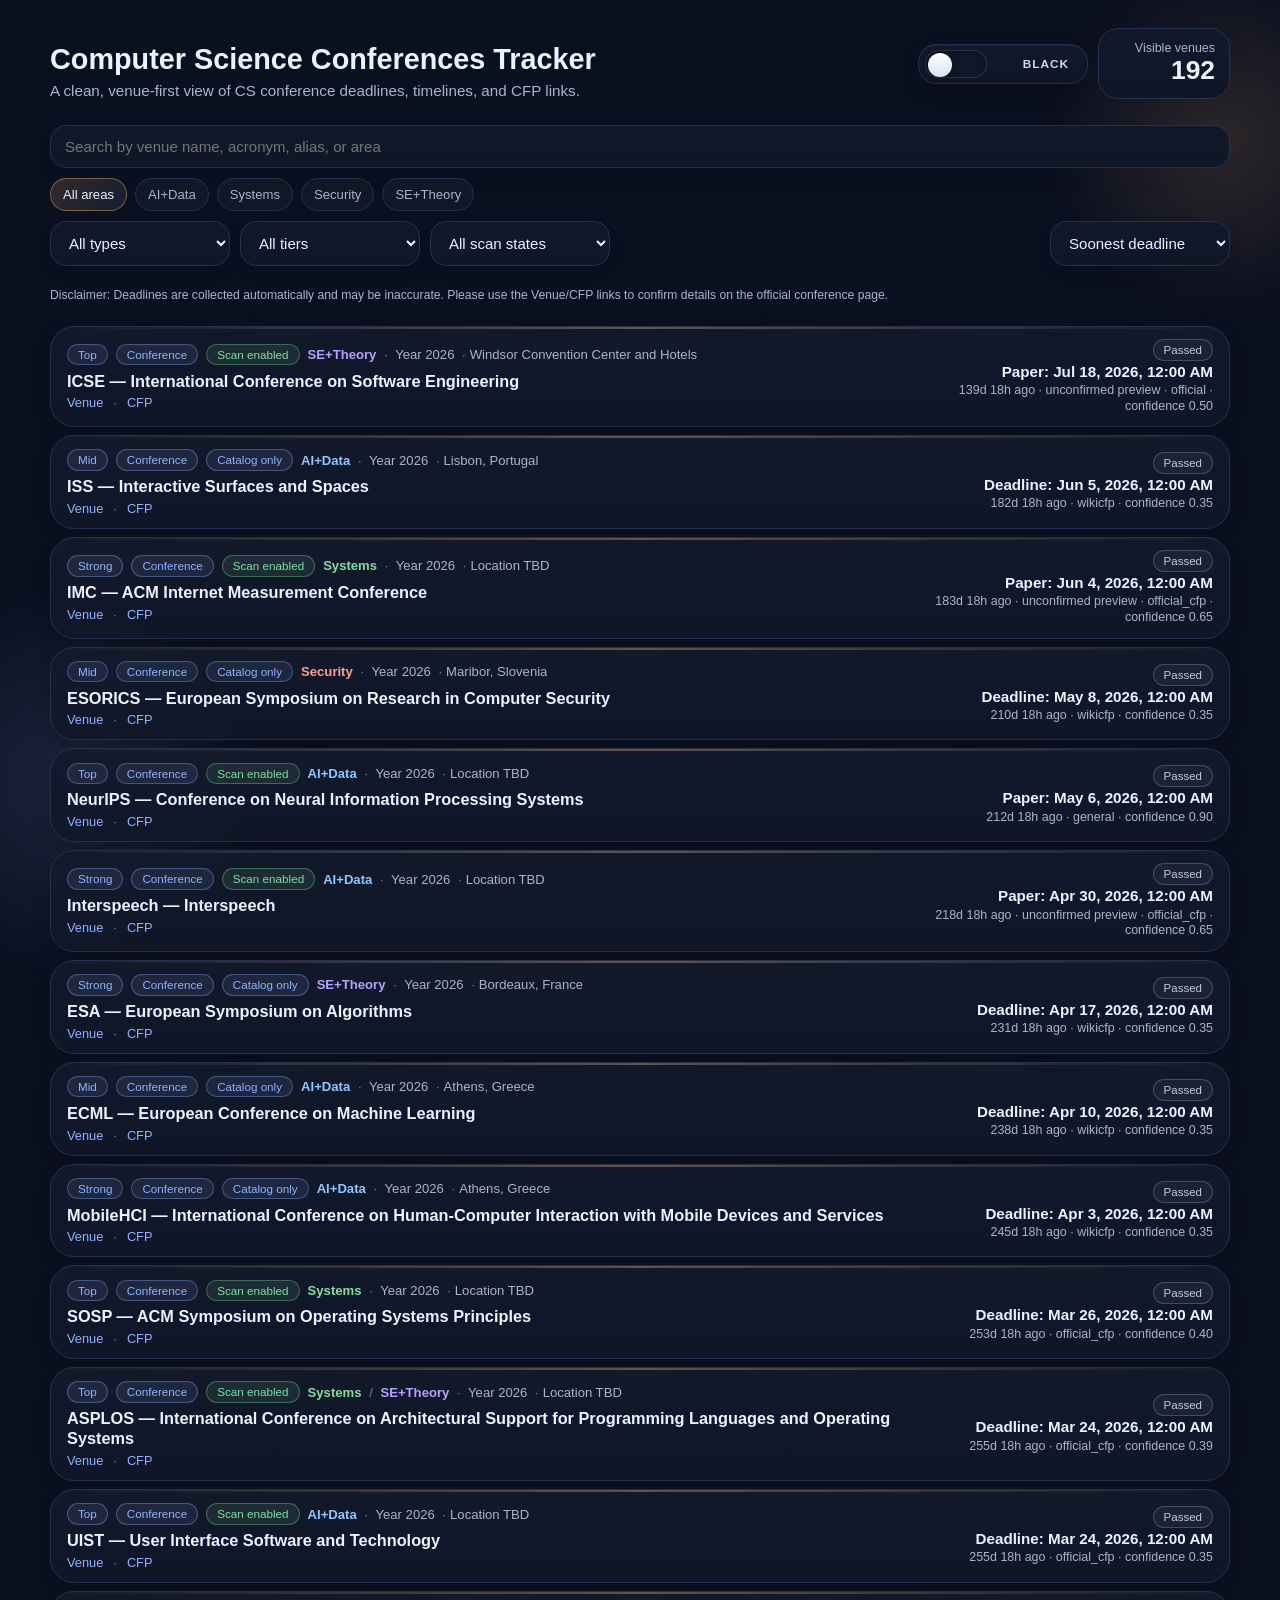
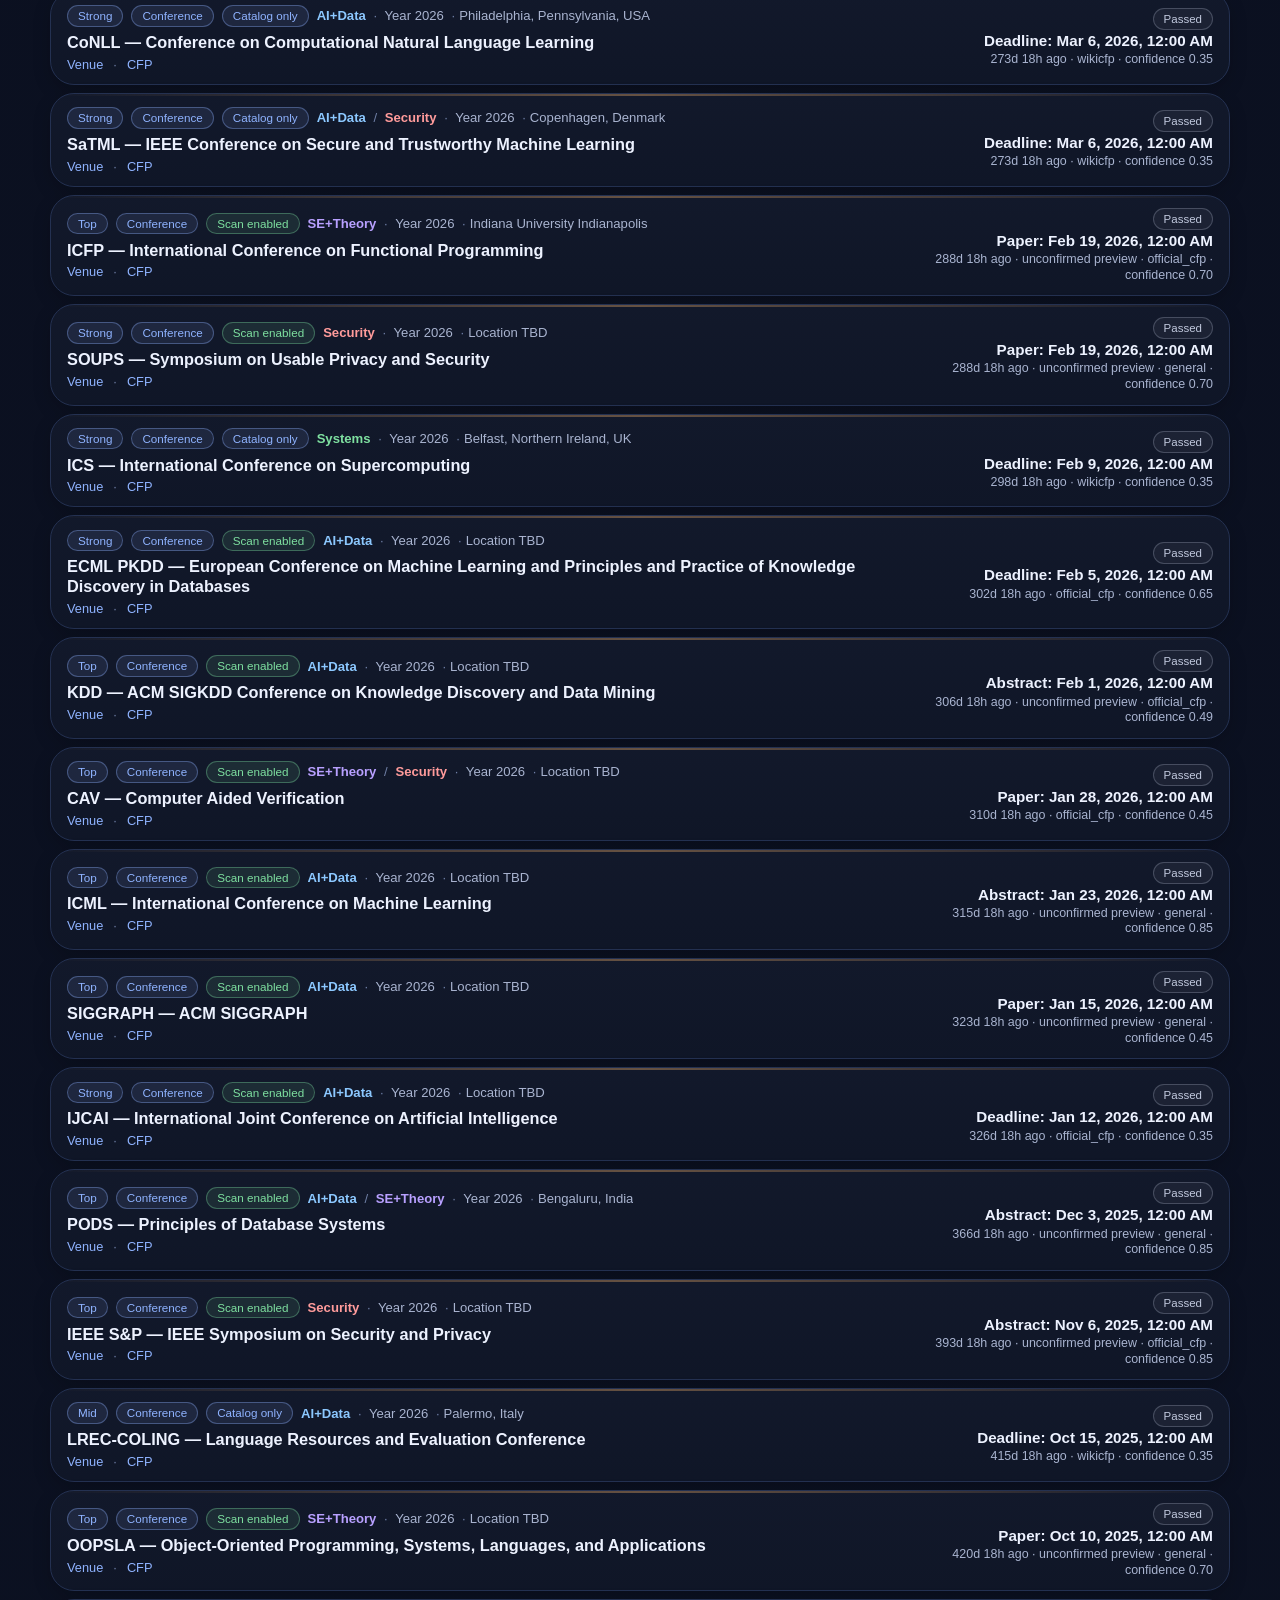
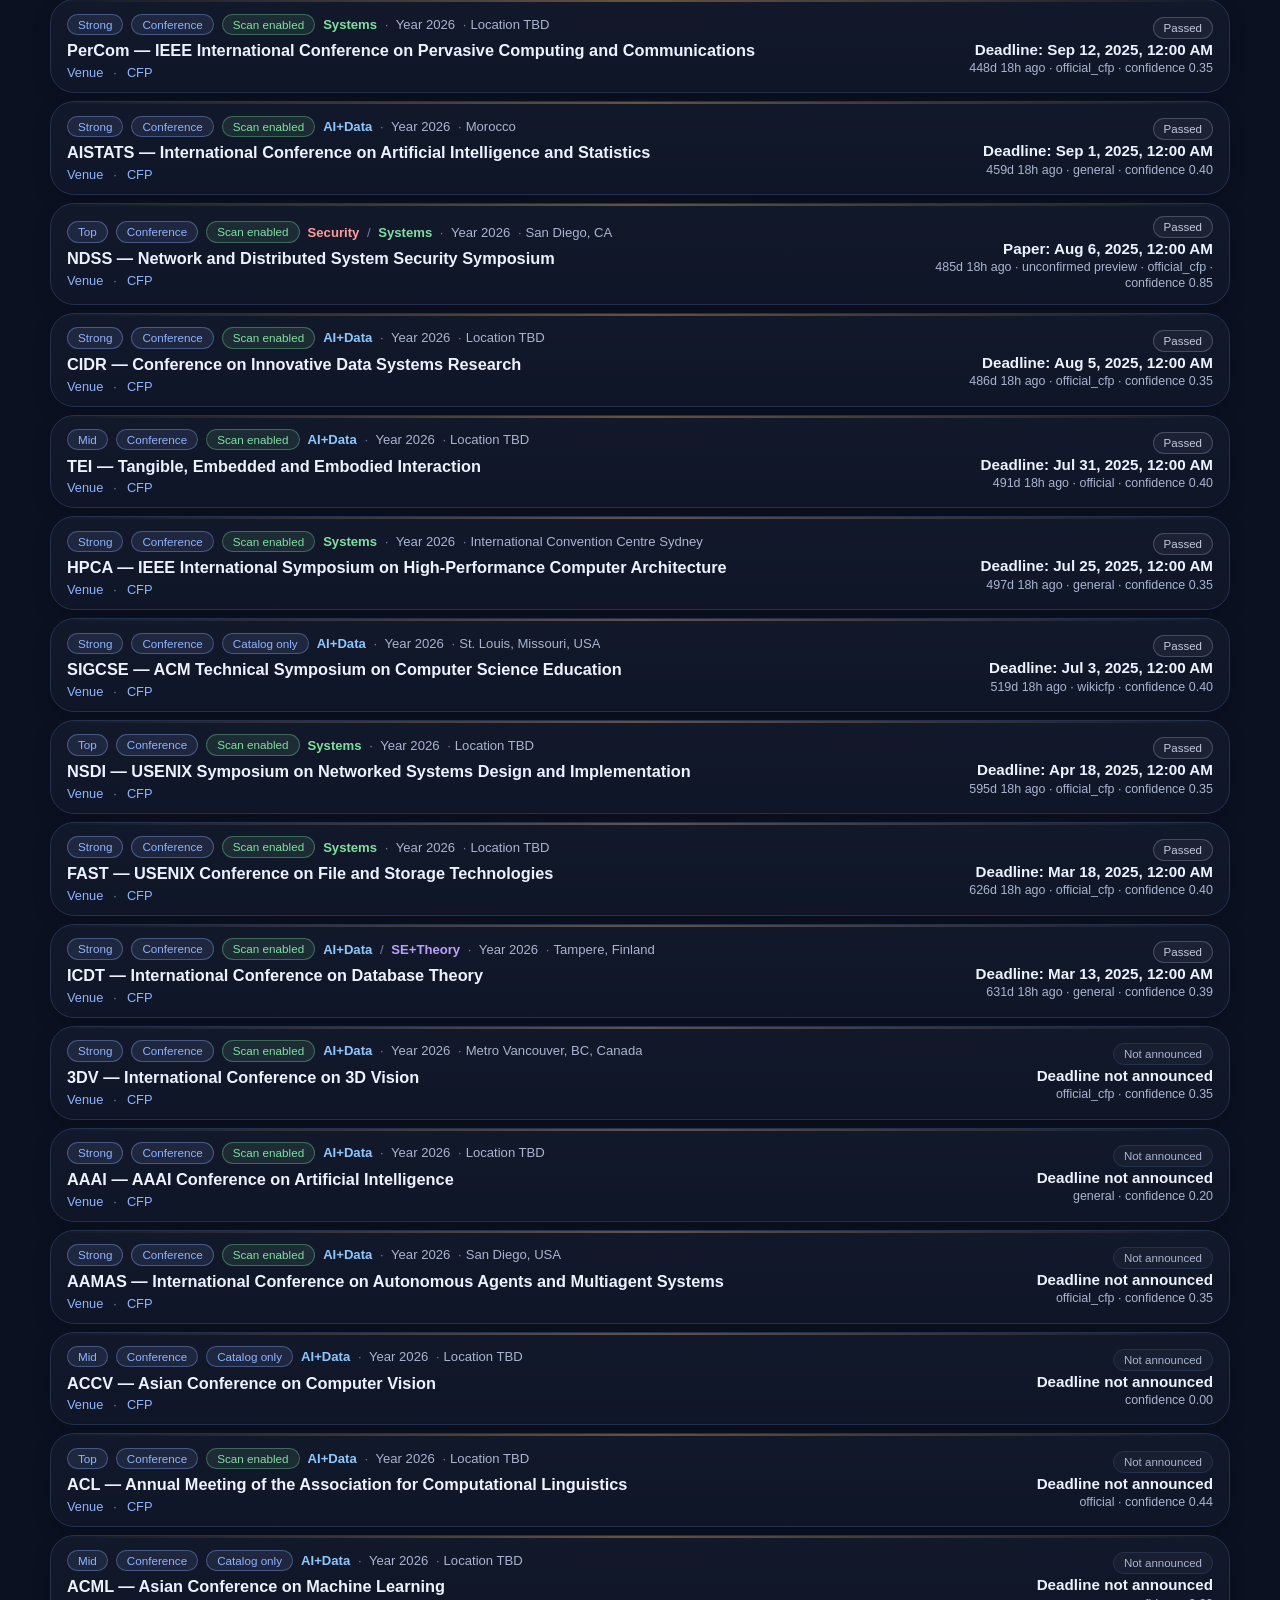
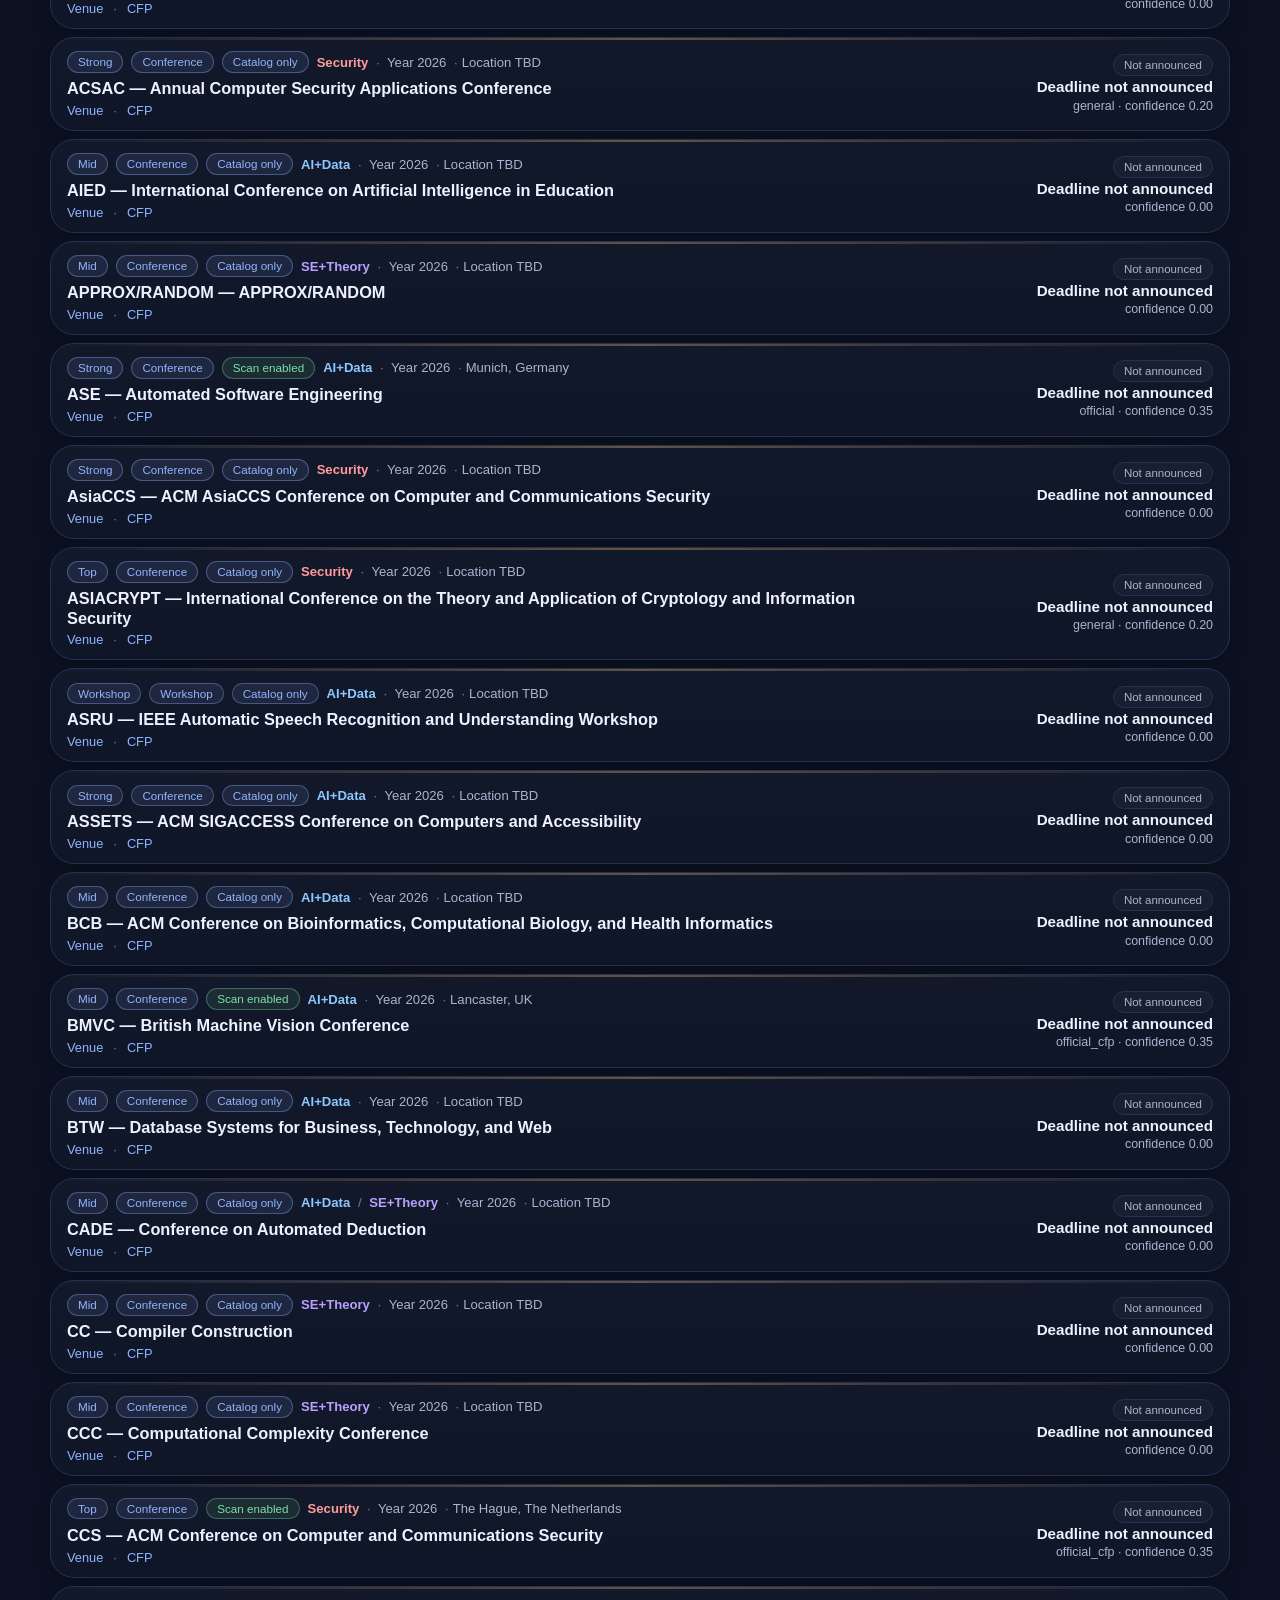
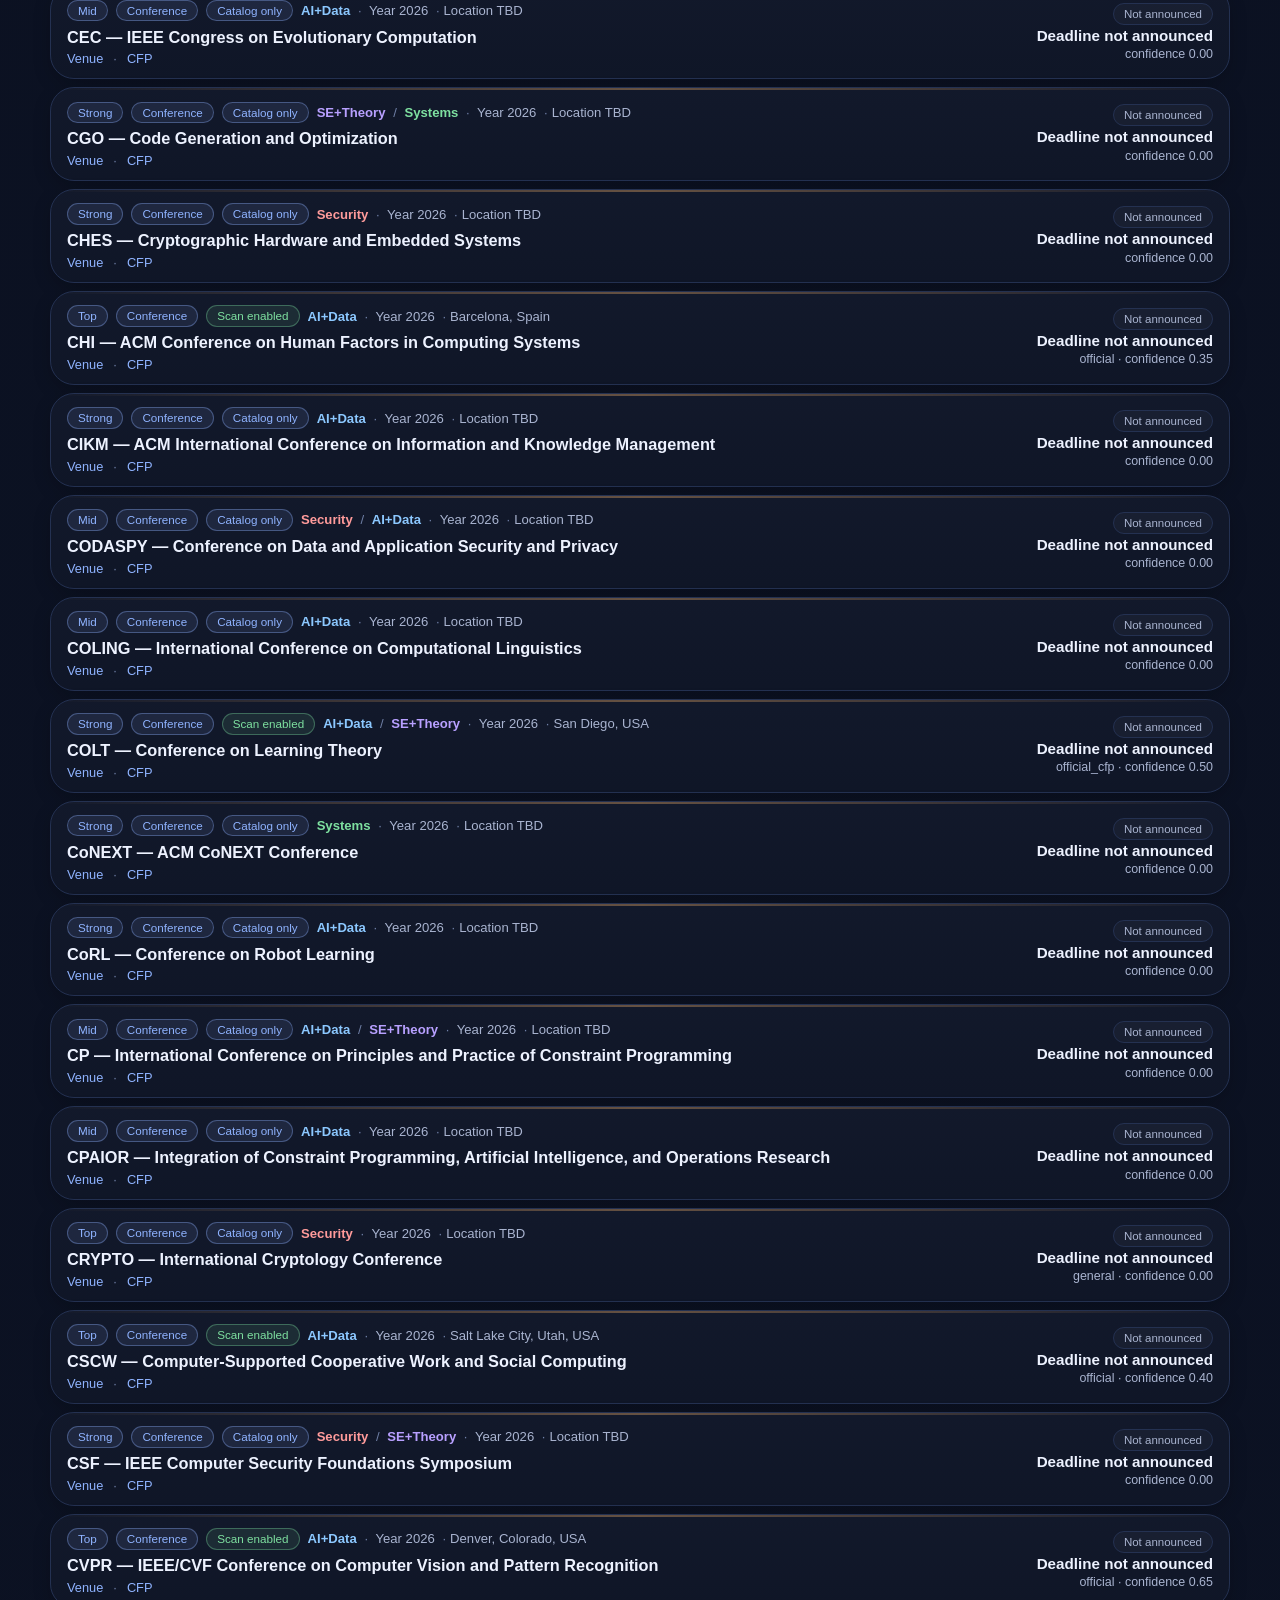
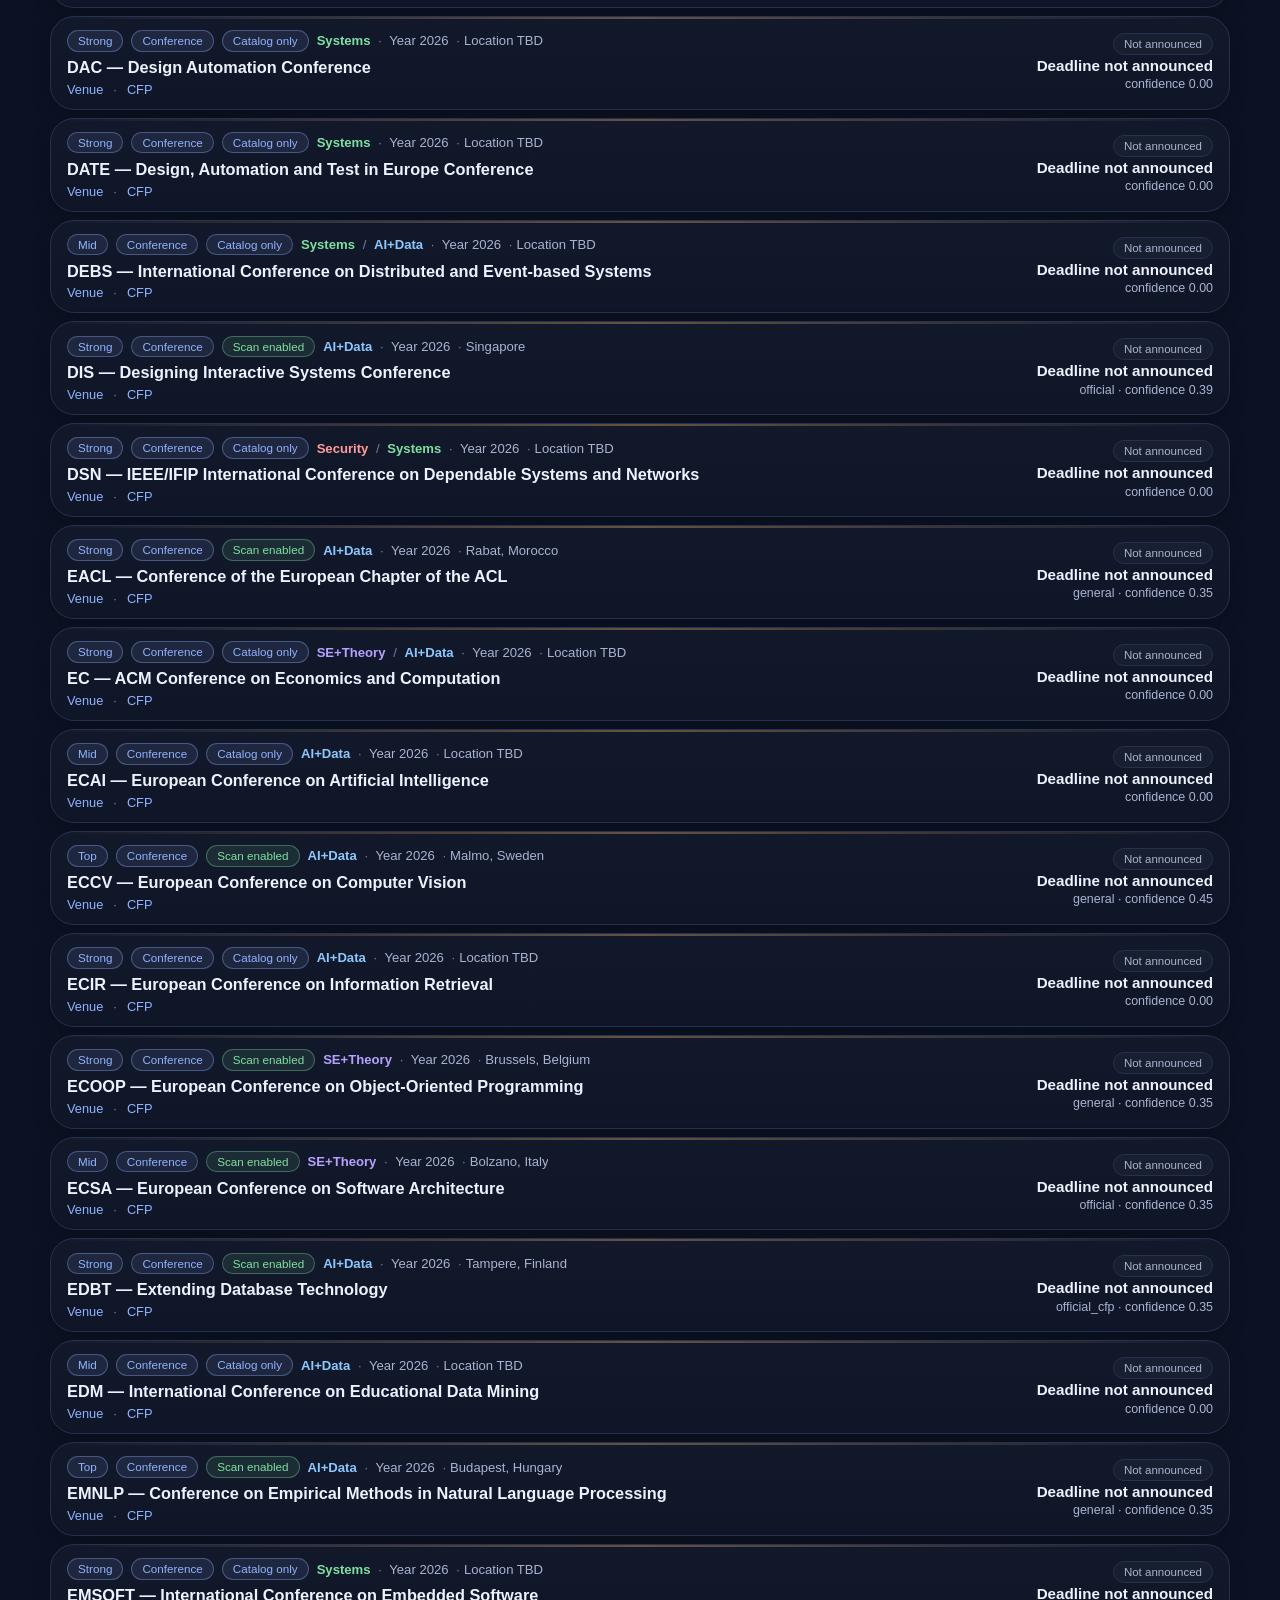
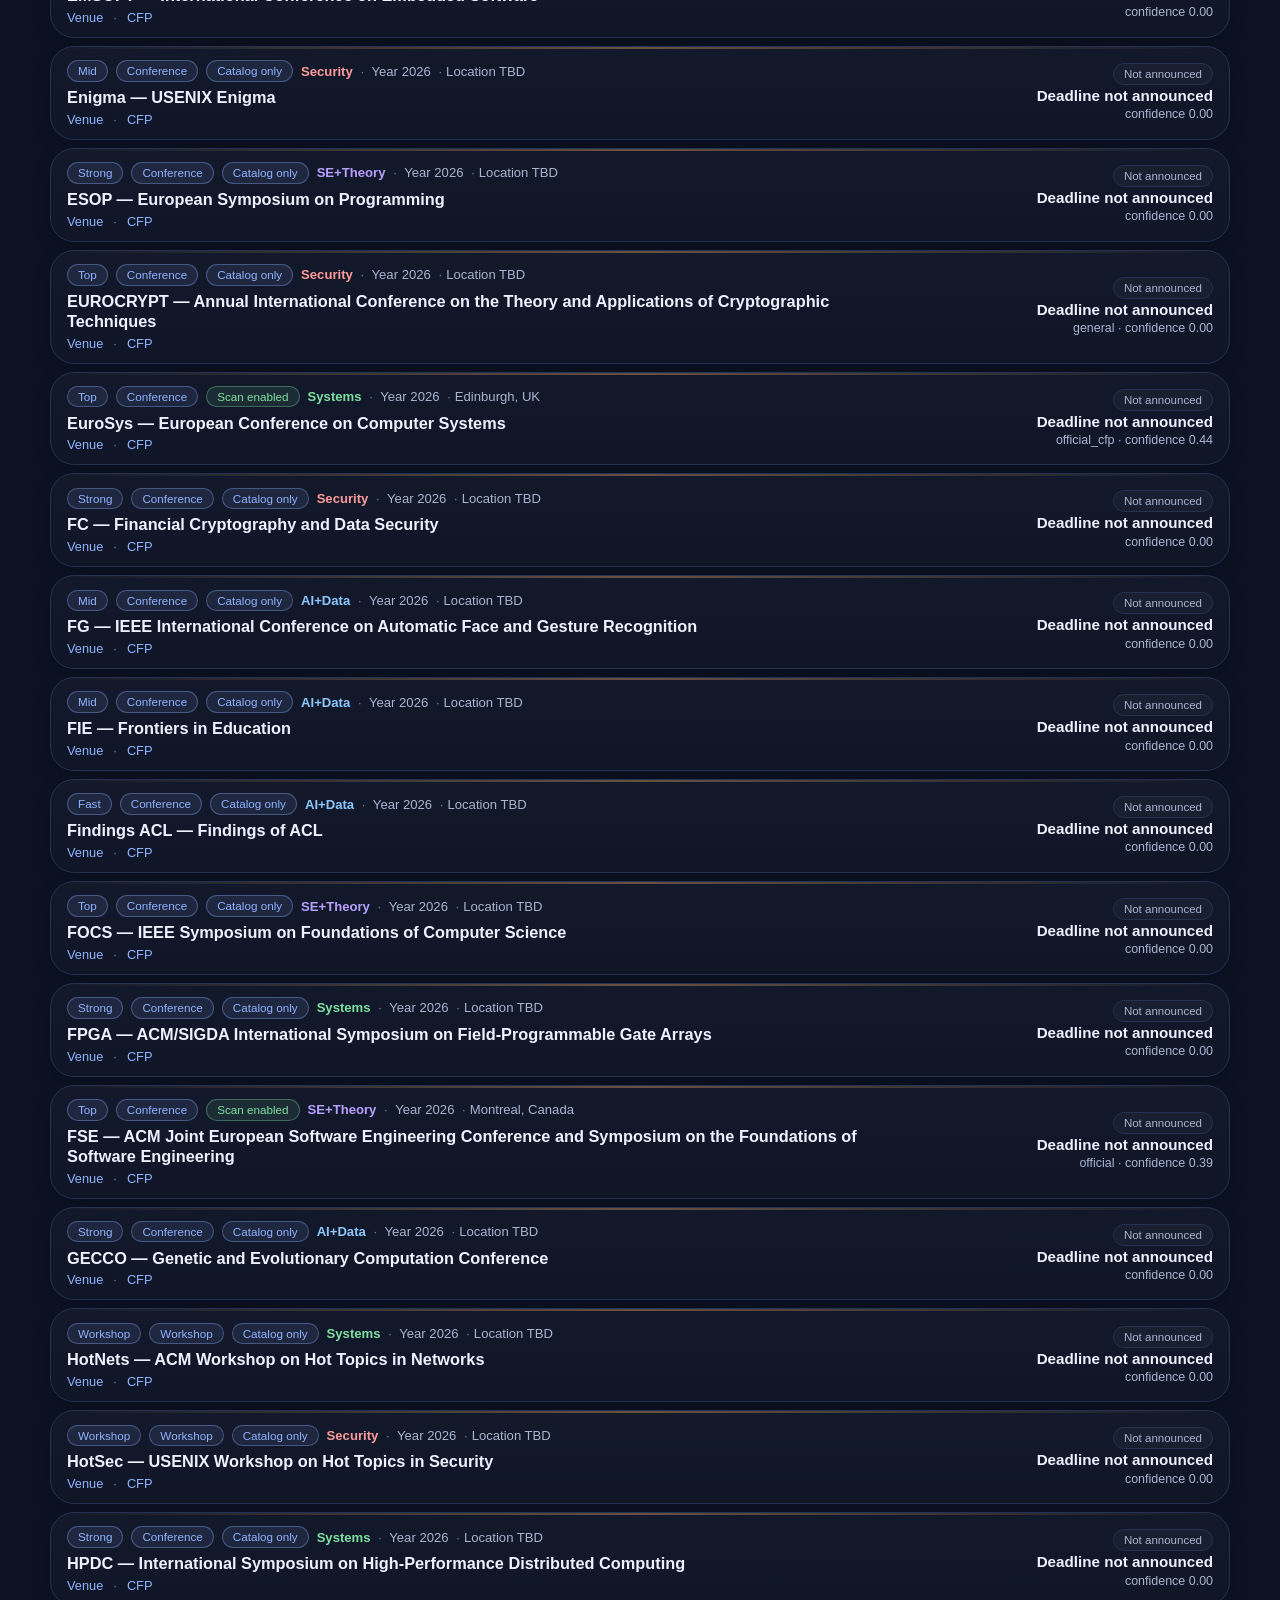
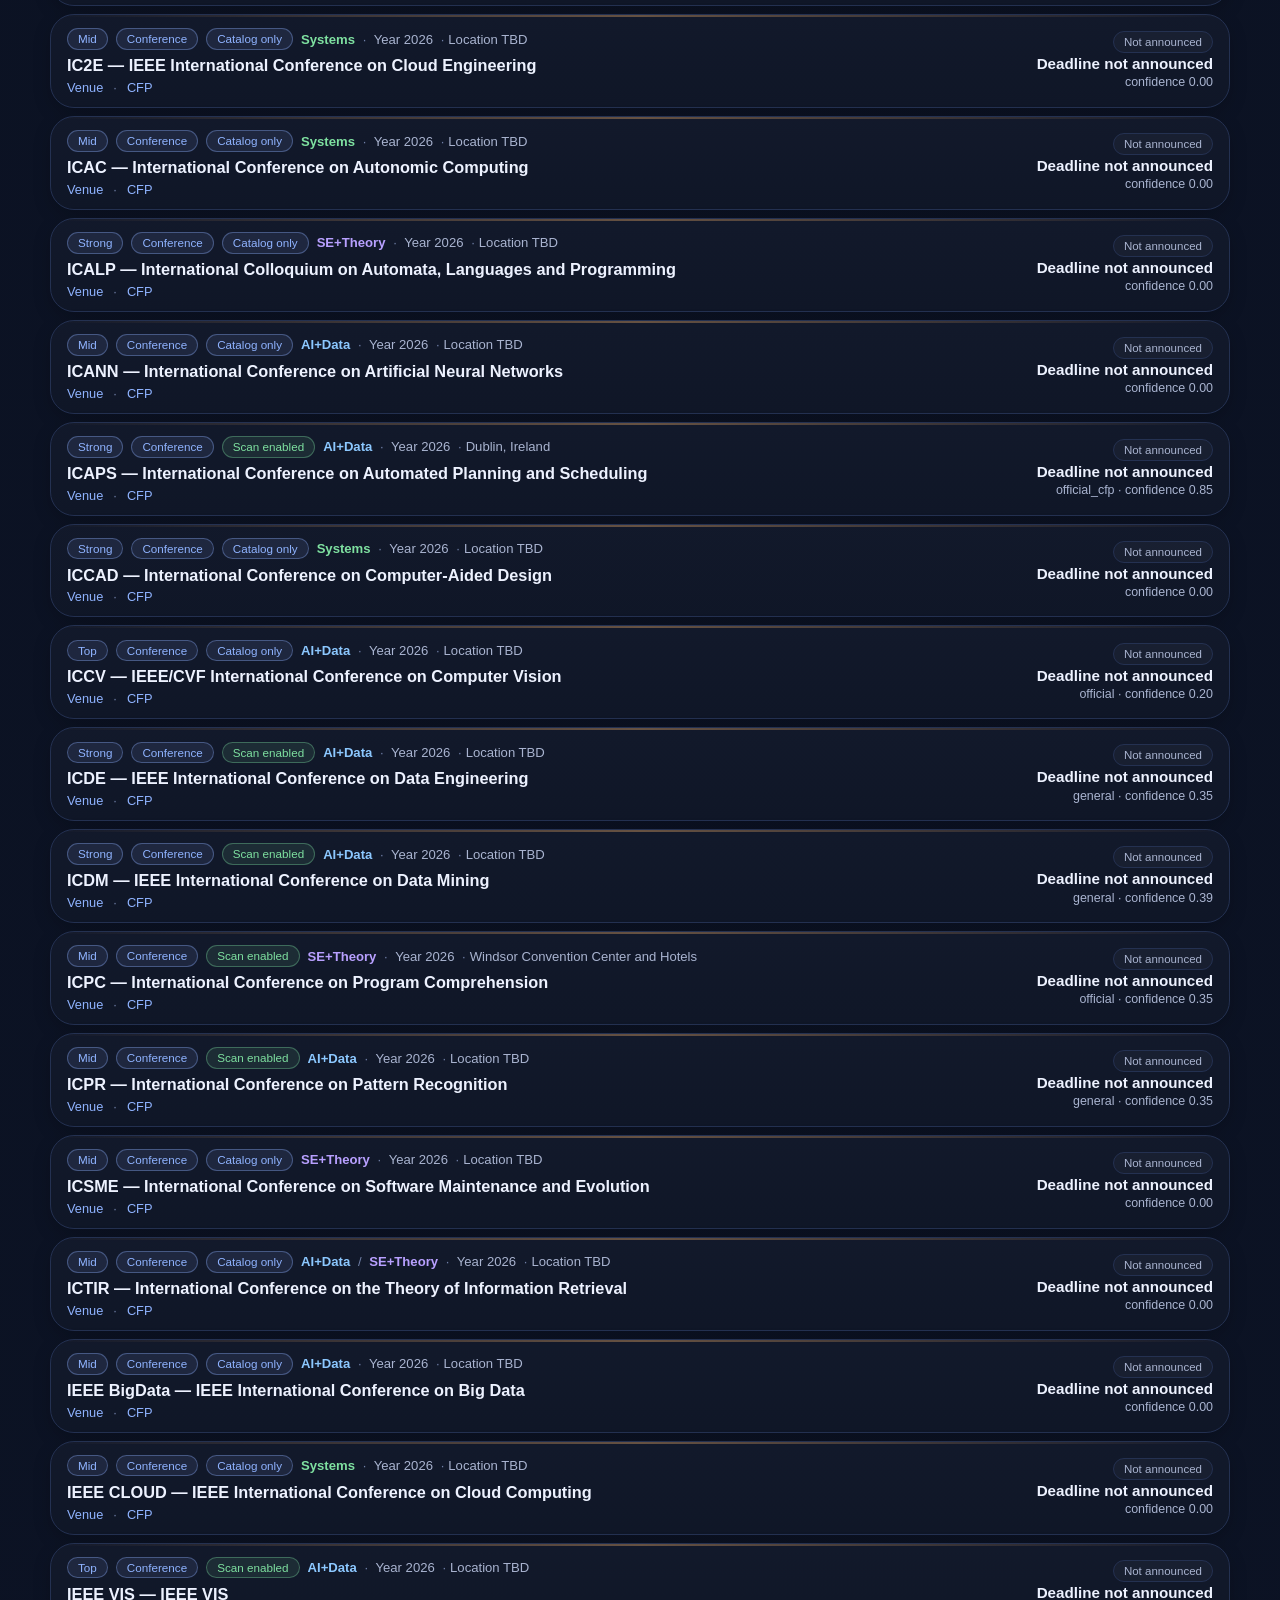
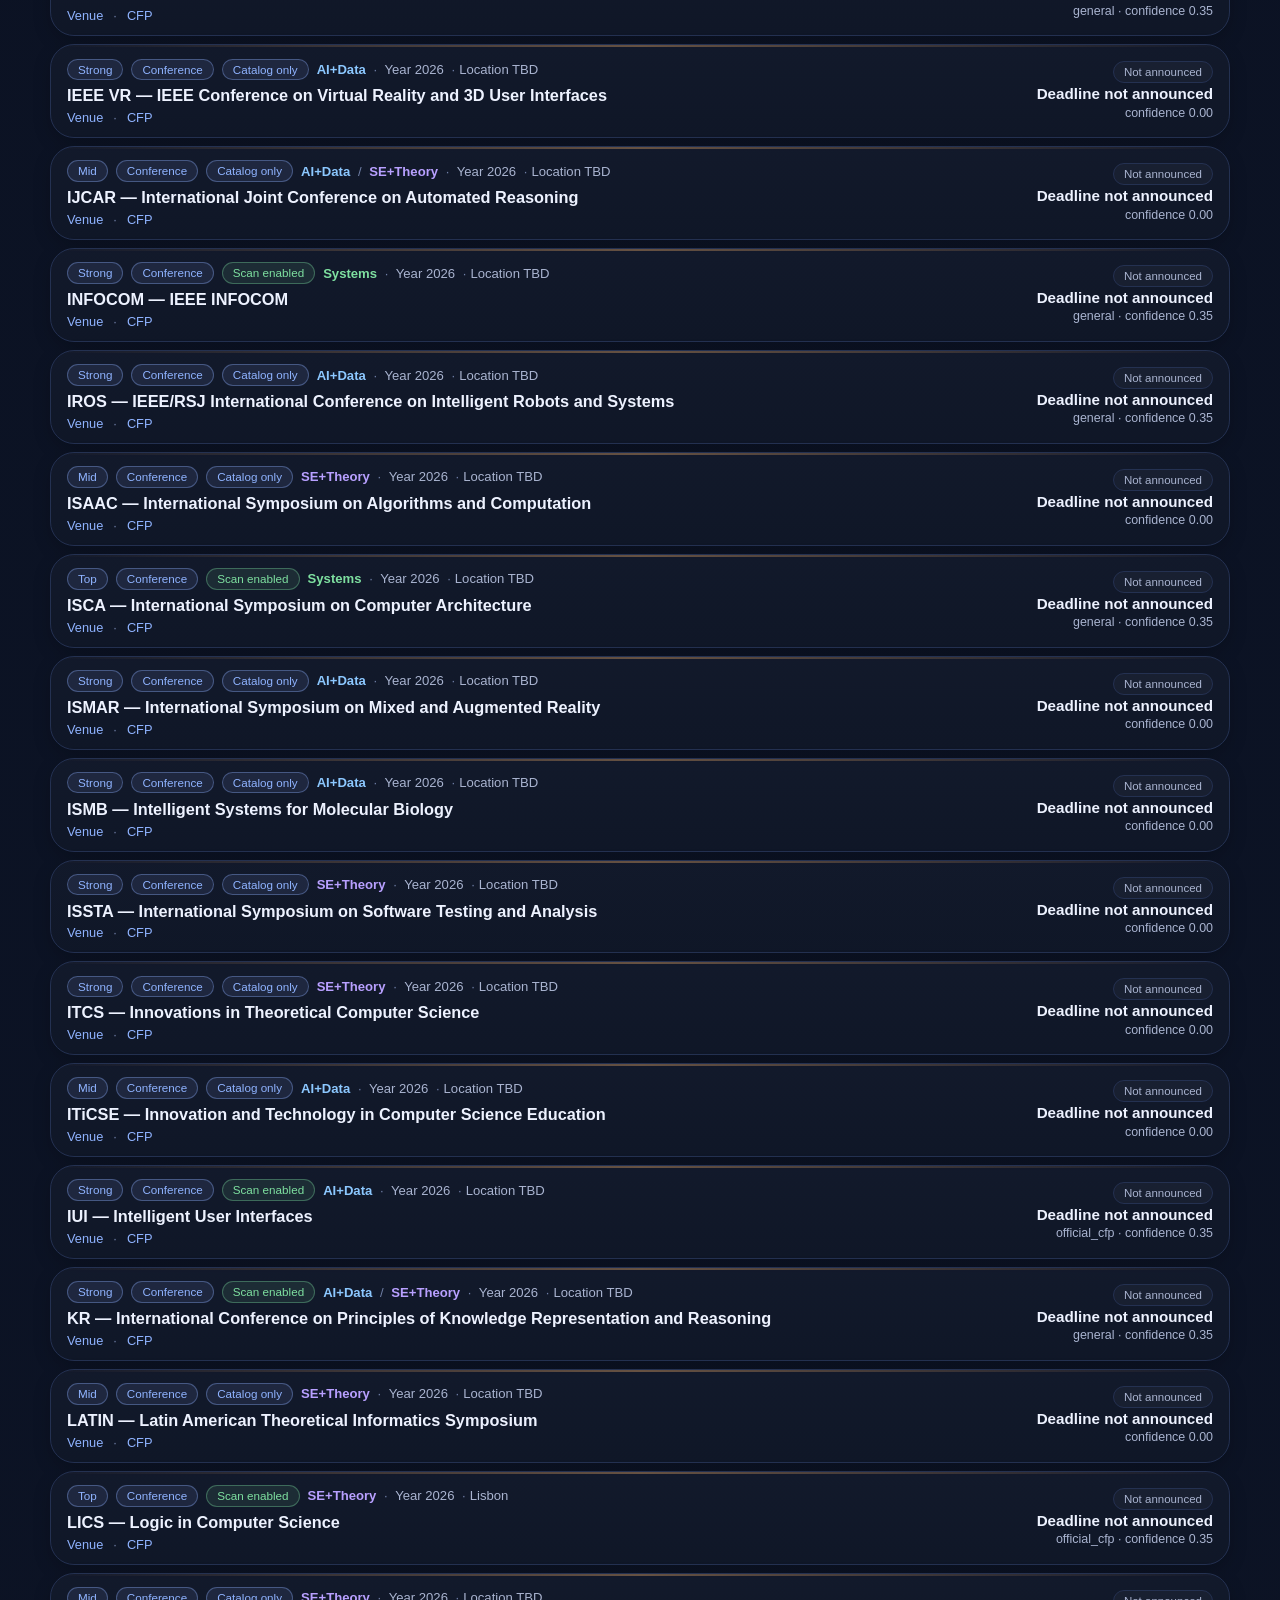
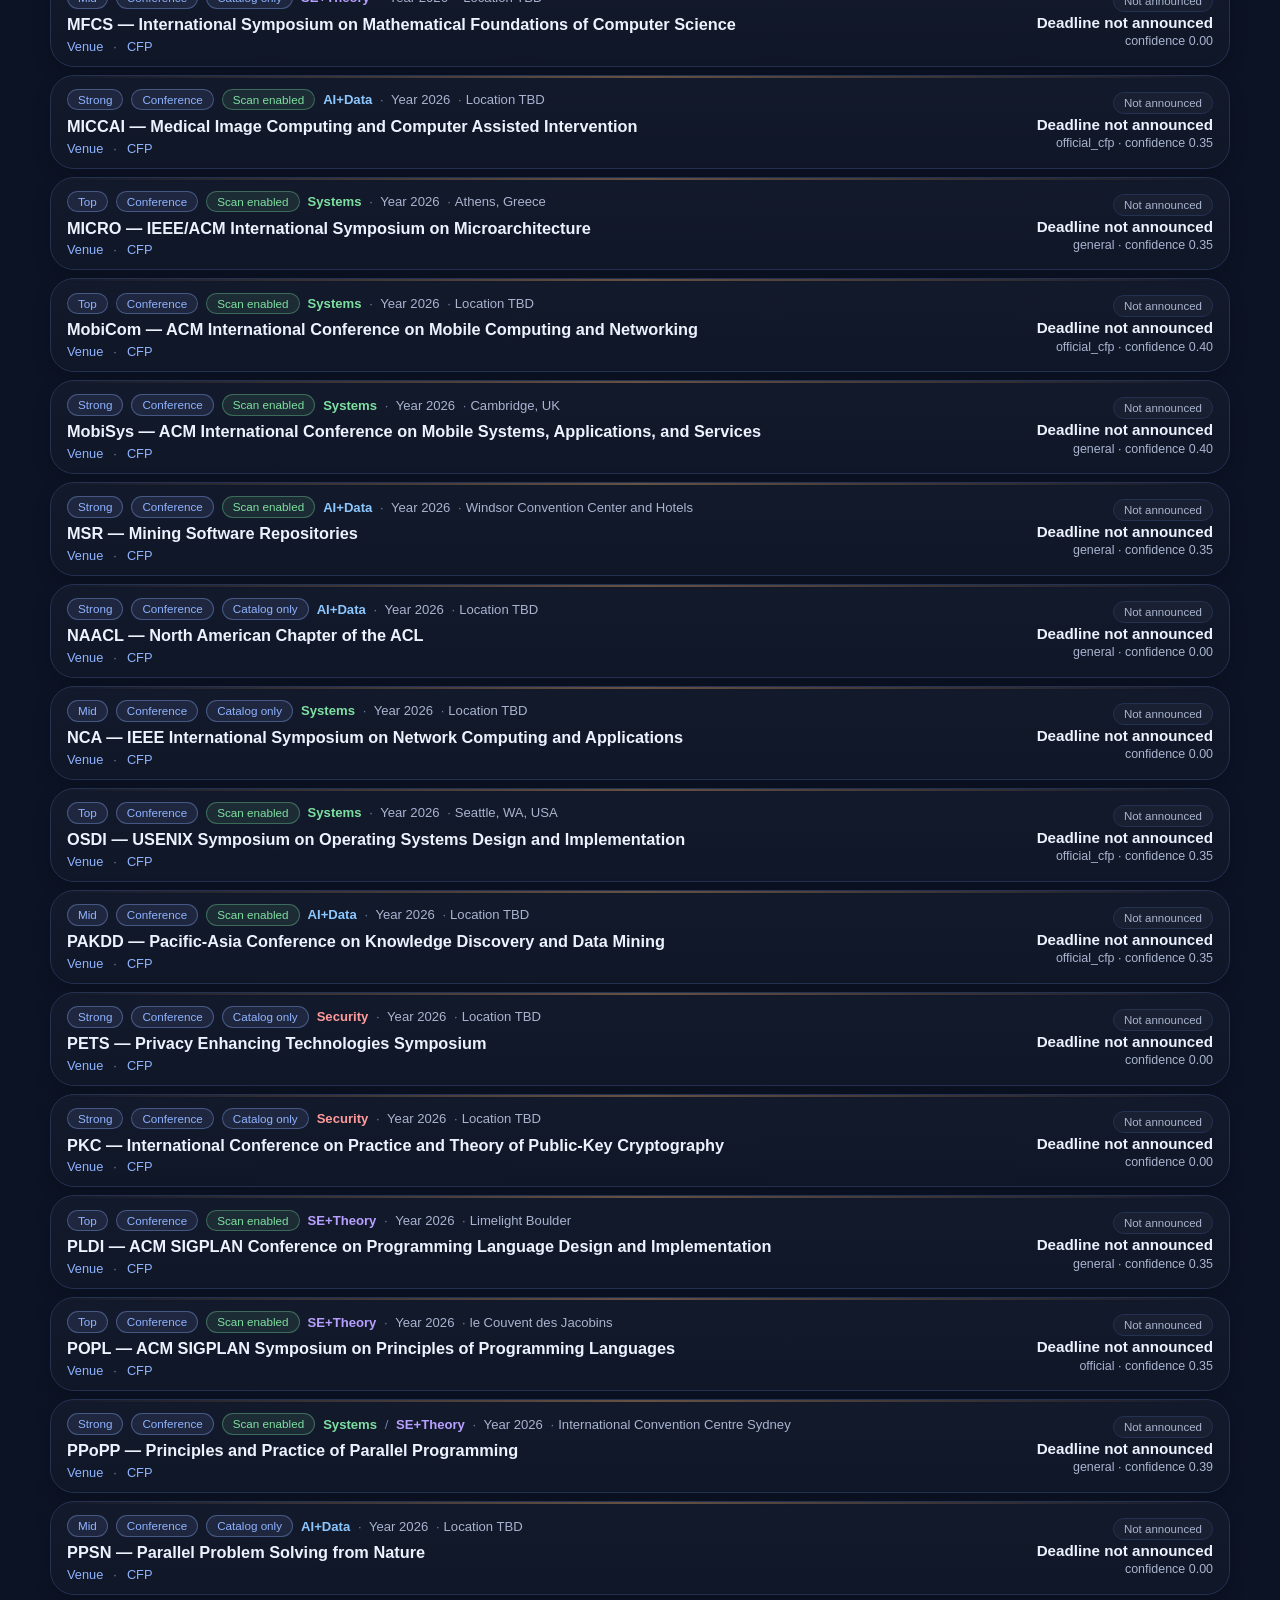
<file: docs/index.html>
<!doctype html>
<html lang="en">
<head>
  <meta charset="utf-8" />
  <meta name="viewport" content="width=device-width, initial-scale=1" />
  <title>Computer Science Conferences Tracker</title>
  <link rel="stylesheet" href="style.css" />
</head>
<body>
  <!-- Hero doubles as the project intro and a lightweight global control area. -->
  <header class="wrap hero">
    <div>
      <h1>Computer Science Conferences Tracker</h1>
      <p class="sub">A clean, venue-first view of CS conference deadlines, timelines, and CFP links.</p>
    </div>
    <div class="hero-right">
      <button id="themeToggle" class="theme-toggle" type="button" aria-label="Toggle black and white theme" aria-pressed="false" title="Switch to white theme">
        <span class="theme-track" aria-hidden="true">
          <span class="theme-knob"></span>
        </span>
        <span class="theme-label">BLACK</span>
      </button>
      <div class="summary-box">
        <div class="summary-label">Visible venues</div>
        <div class="summary-value" id="resultCount">0</div>
      </div>
    </div>
  </header>

  <section class="wrap controls">
    <!-- Filters are intentionally compact so the page stays scan-first for deadline browsing. -->
    <input id="search" type="search" placeholder="Search by venue name, acronym, alias, or area" />

    <div class="quick-areas" id="quickAreas">
      <button class="area-btn active" data-area="">All areas</button>
      <button class="area-btn" data-area="AI+Data">AI+Data</button>
      <button class="area-btn" data-area="Systems">Systems</button>
      <button class="area-btn" data-area="Security">Security</button>
      <button class="area-btn" data-area="SE+Theory">SE+Theory</button>
    </div>

    <div class="control-row">
      <select id="typeFilter">
        <option value="">All types</option>
        <option value="conference">Conference</option>
        <option value="workshop">Workshop</option>
      </select>

      <select id="tierFilter">
        <option value="">All tiers</option>
        <option value="top">Top</option>
        <option value="strong">Strong</option>
        <option value="mid">Mid</option>
        <option value="workshop">Workshop tier</option>
        <option value="fast">Fast</option>
      </select>

      <select id="scanFilter">
        <option value="">All scan states</option>
        <option value="enabled">Scan enabled</option>
        <option value="catalog">Catalog only</option>
      </select>

      <select id="sortFilter">
        <option value="nearest">Soonest deadline</option>
        <option value="latest">Latest deadline</option>
        <option value="az">A to Z</option>
        <option value="tier">Tier</option>
      </select>
    </div>
  </section>

  <section class="wrap disclaimer-wrap">
    <p class="disclaimer">Disclaimer: Deadlines are collected automatically and may be inaccurate. Please use the Venue/CFP links to confirm details on the official conference page.</p>
  </section>

  <main id="list" class="wrap list"></main>

  <template id="rowTemplate">
    <!-- Cards are rendered client-side from generated JSON assets. -->
    <article class="venue-row">
      <div class="row-main">
        <div class="row-left">
          <div class="meta-line">
            <span class="badge tier"></span>
            <span class="badge type"></span>
            <span class="badge scan-state"></span>
            <span class="meta-text">
              <span class="areas"></span>
              <span class="dot">·</span>
              <span class="year"></span>
              <span class="location-wrap"><span class="dot">·</span><span class="location"></span></span>
            </span>
          </div>

          <h2 class="title"></h2>

          <div class="links-line">
            <a class="venue-link" target="_blank" rel="noopener">Venue</a>
            <span class="dot">·</span>
            <a class="cfp-link" target="_blank" rel="noopener">CFP</a>
          </div>
        </div>

        <div class="row-right">
          <div class="status-line">
            <span class="status-chip"></span>
          </div>
          <div class="deadline-primary"></div>
          <div class="deadline-secondary"></div>
        </div>
      </div>
    </article>
  </template>

  <script src="app.js"></script>
</body>
</html>
</file>
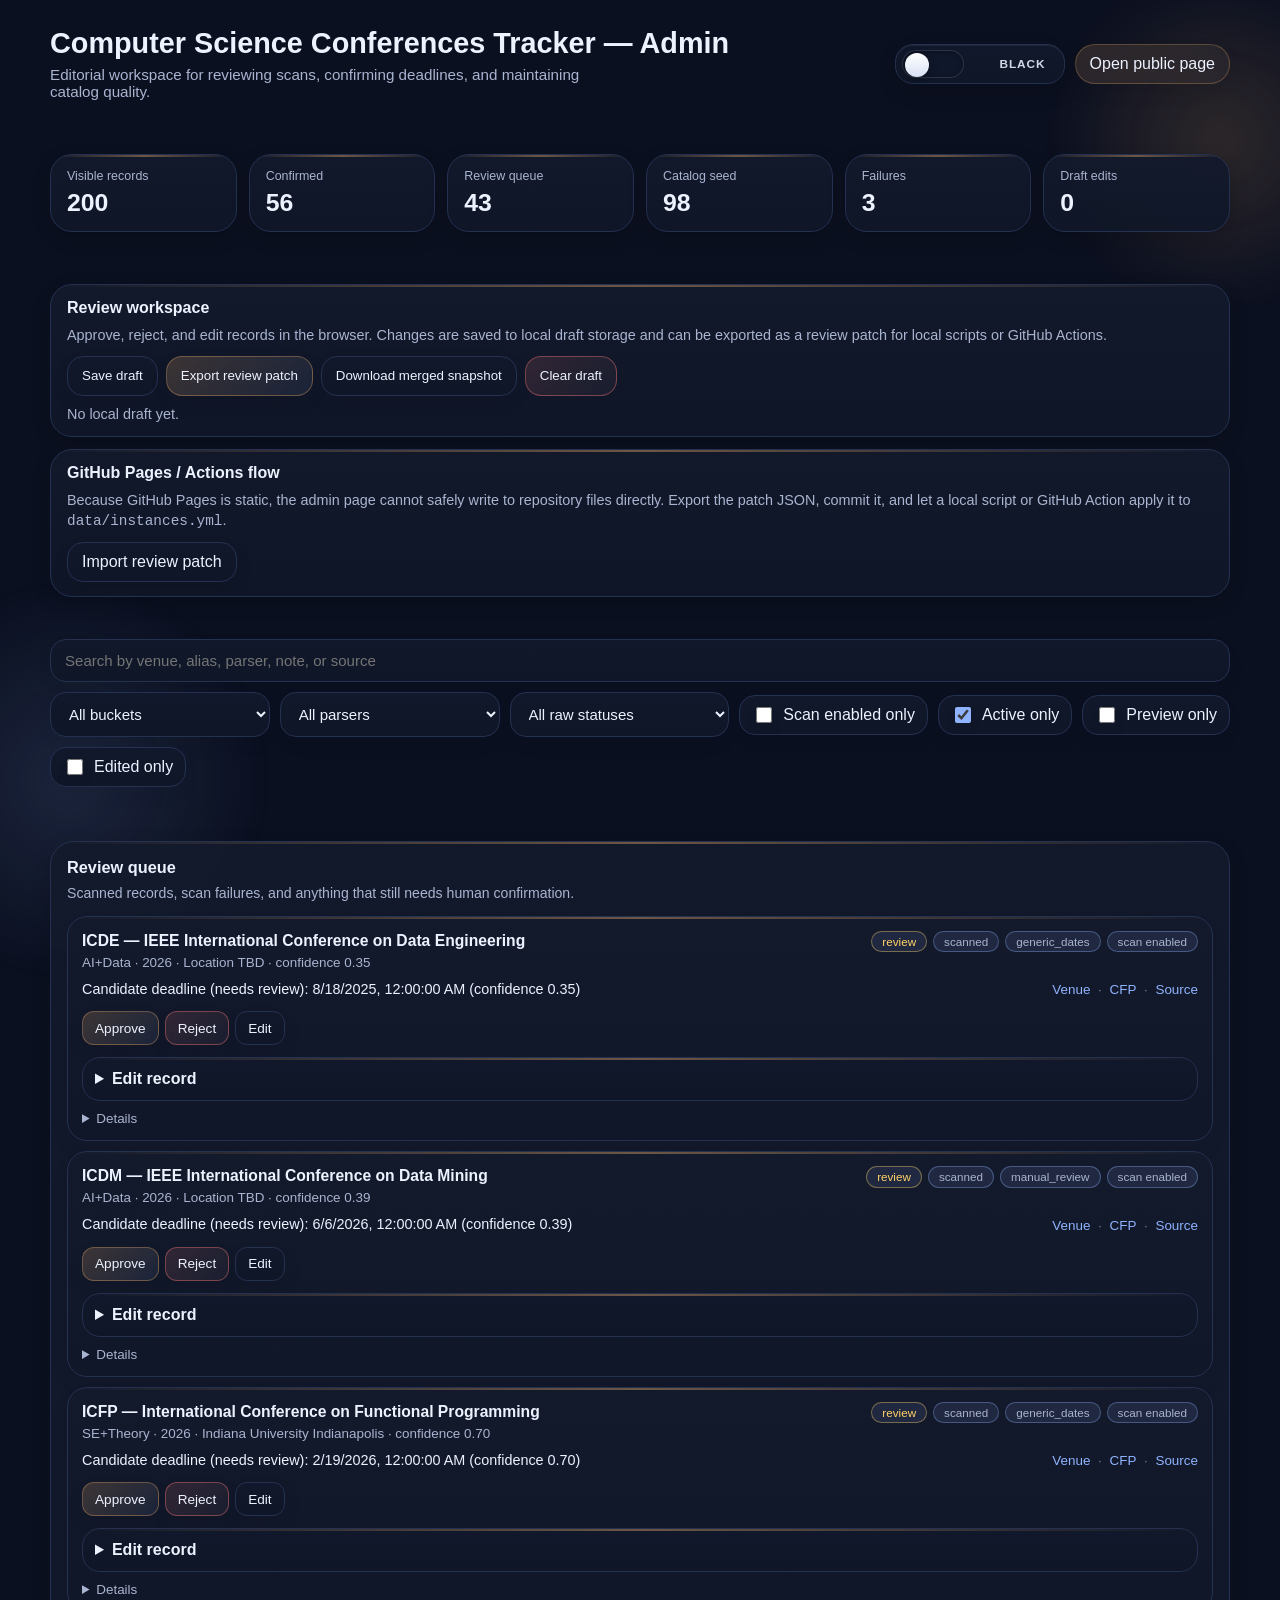
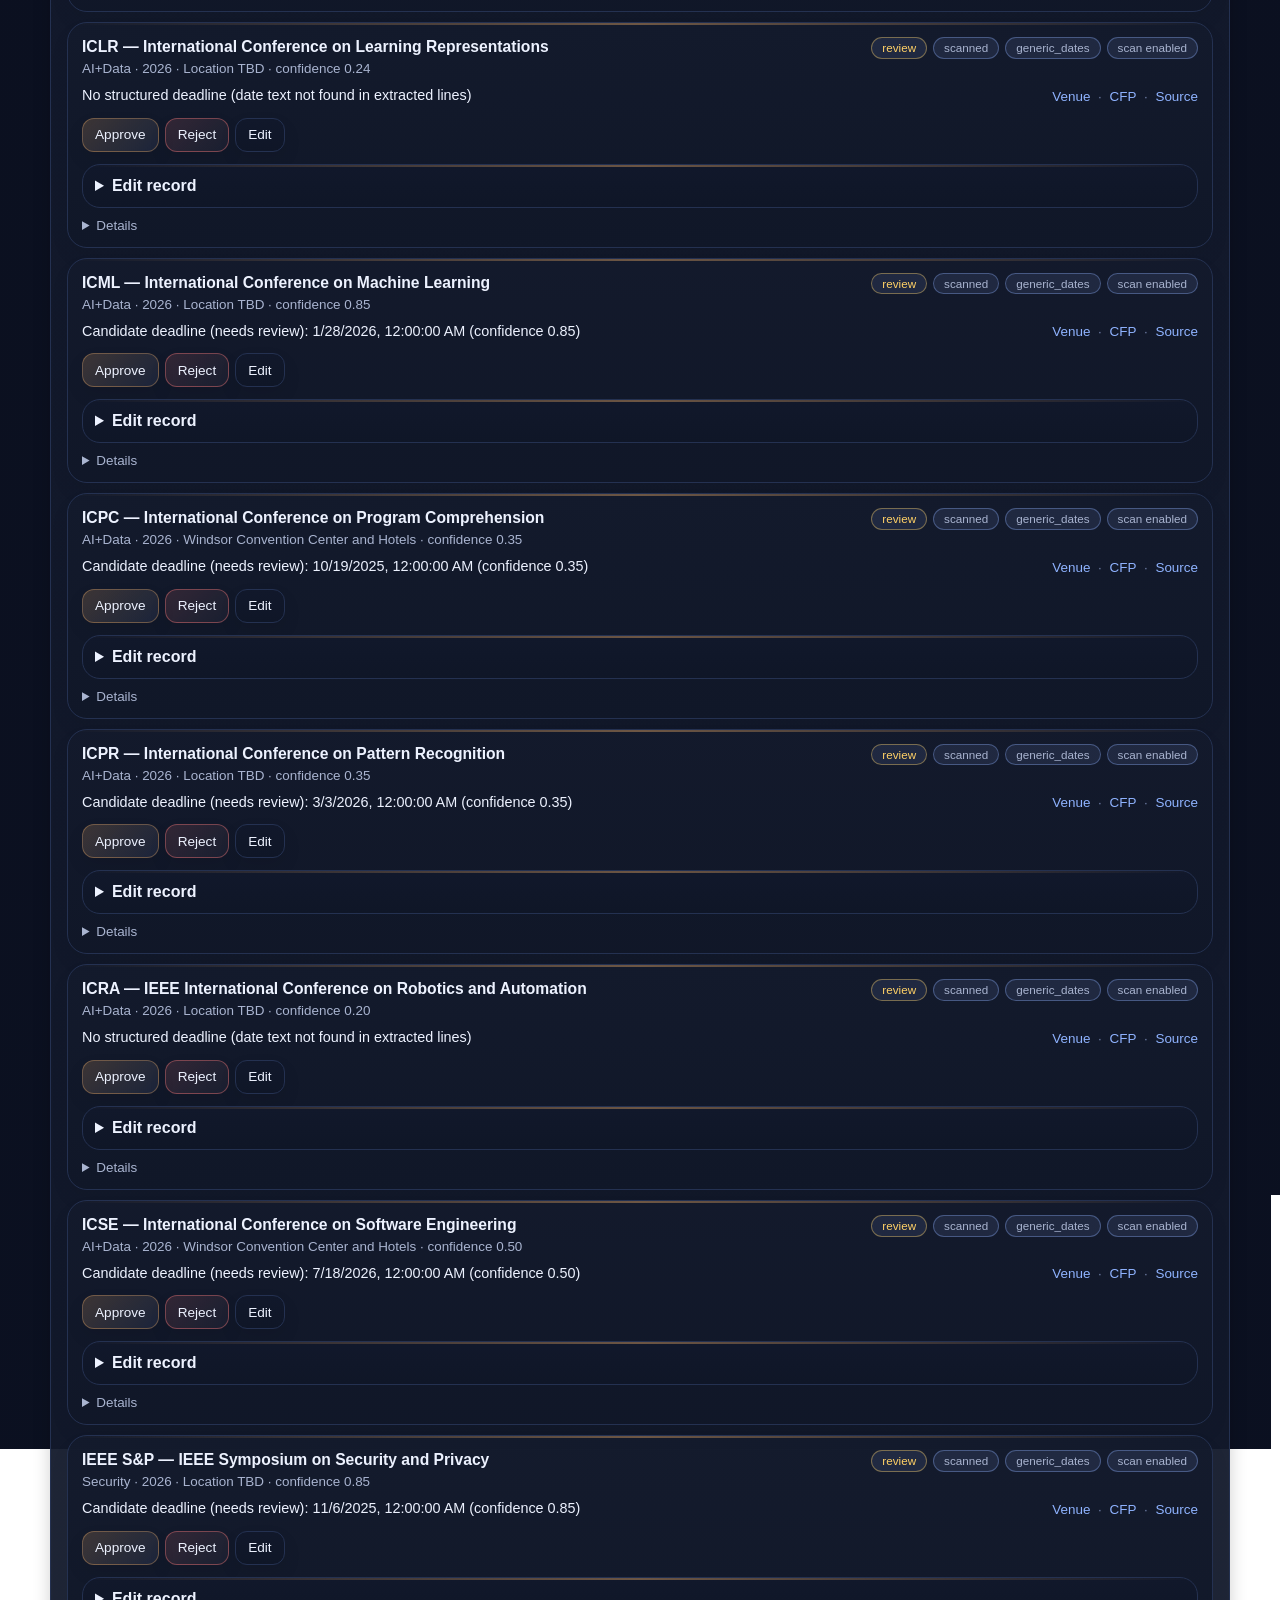
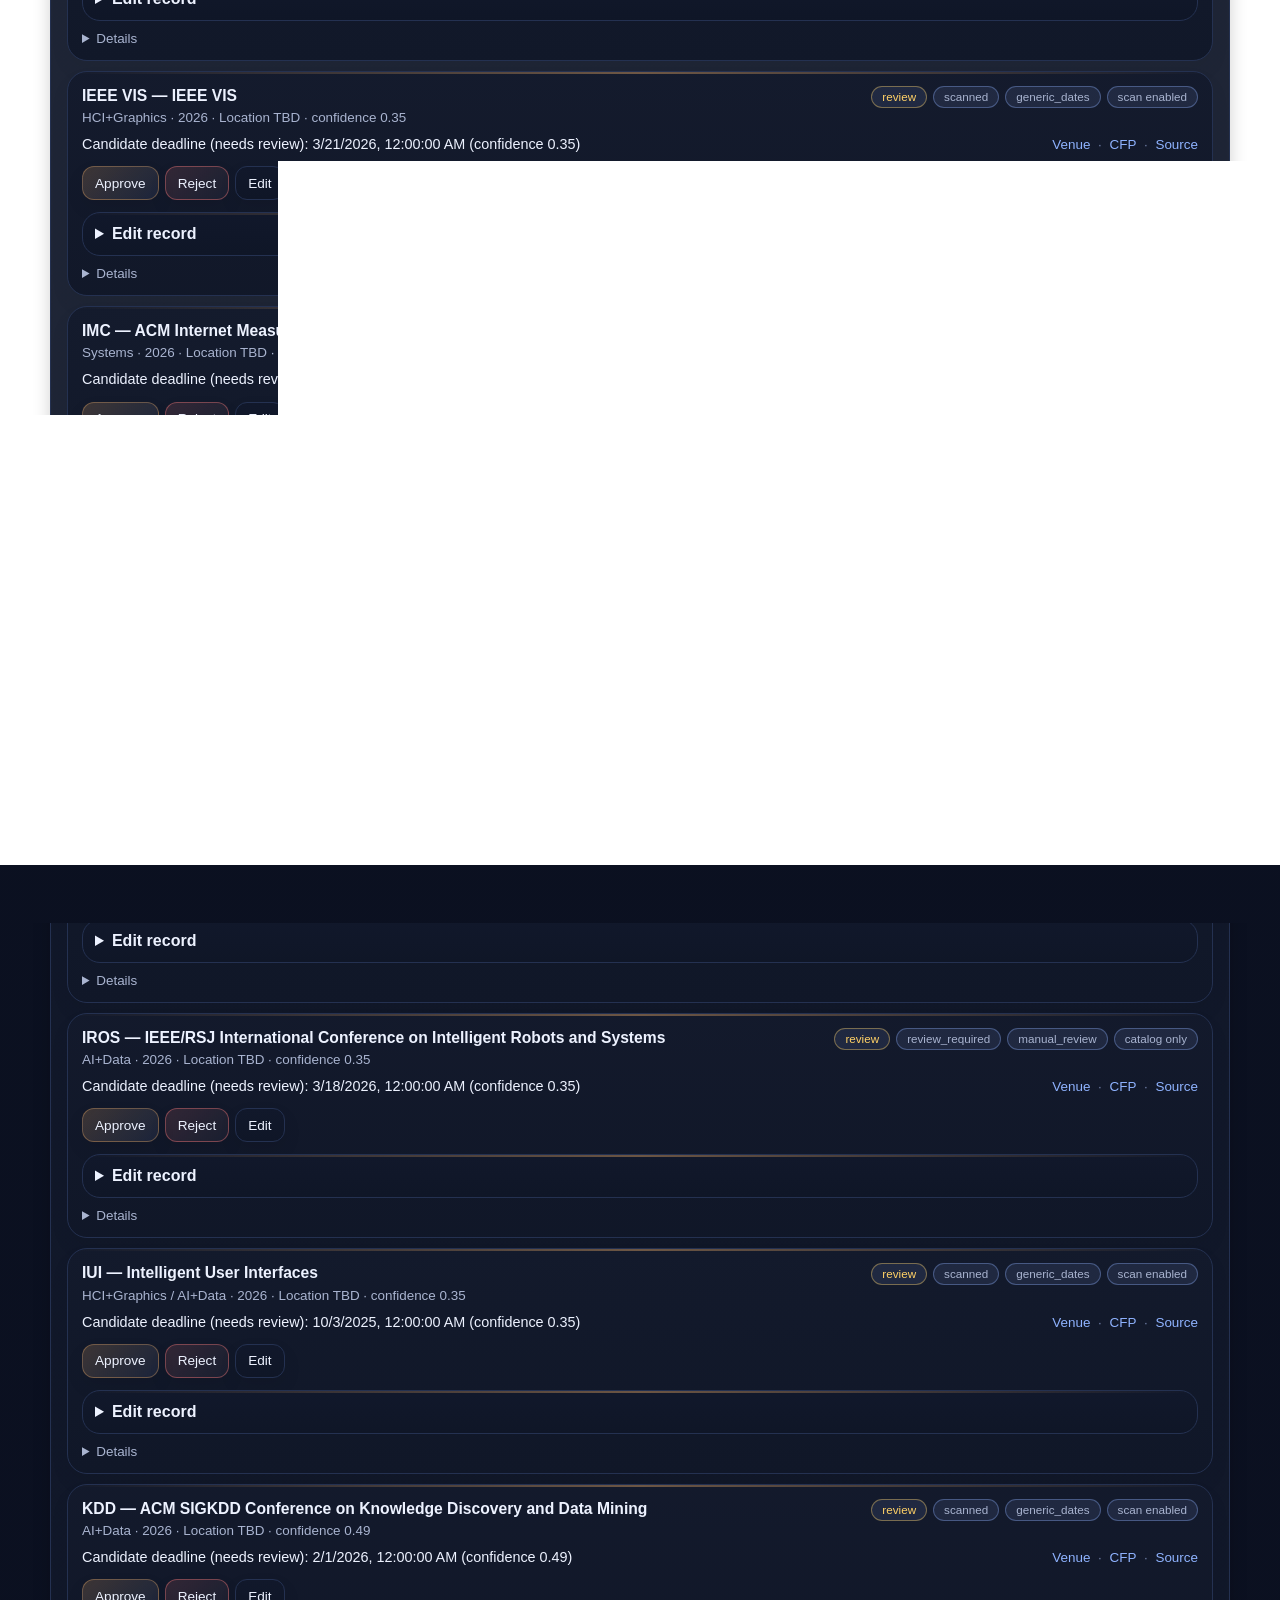
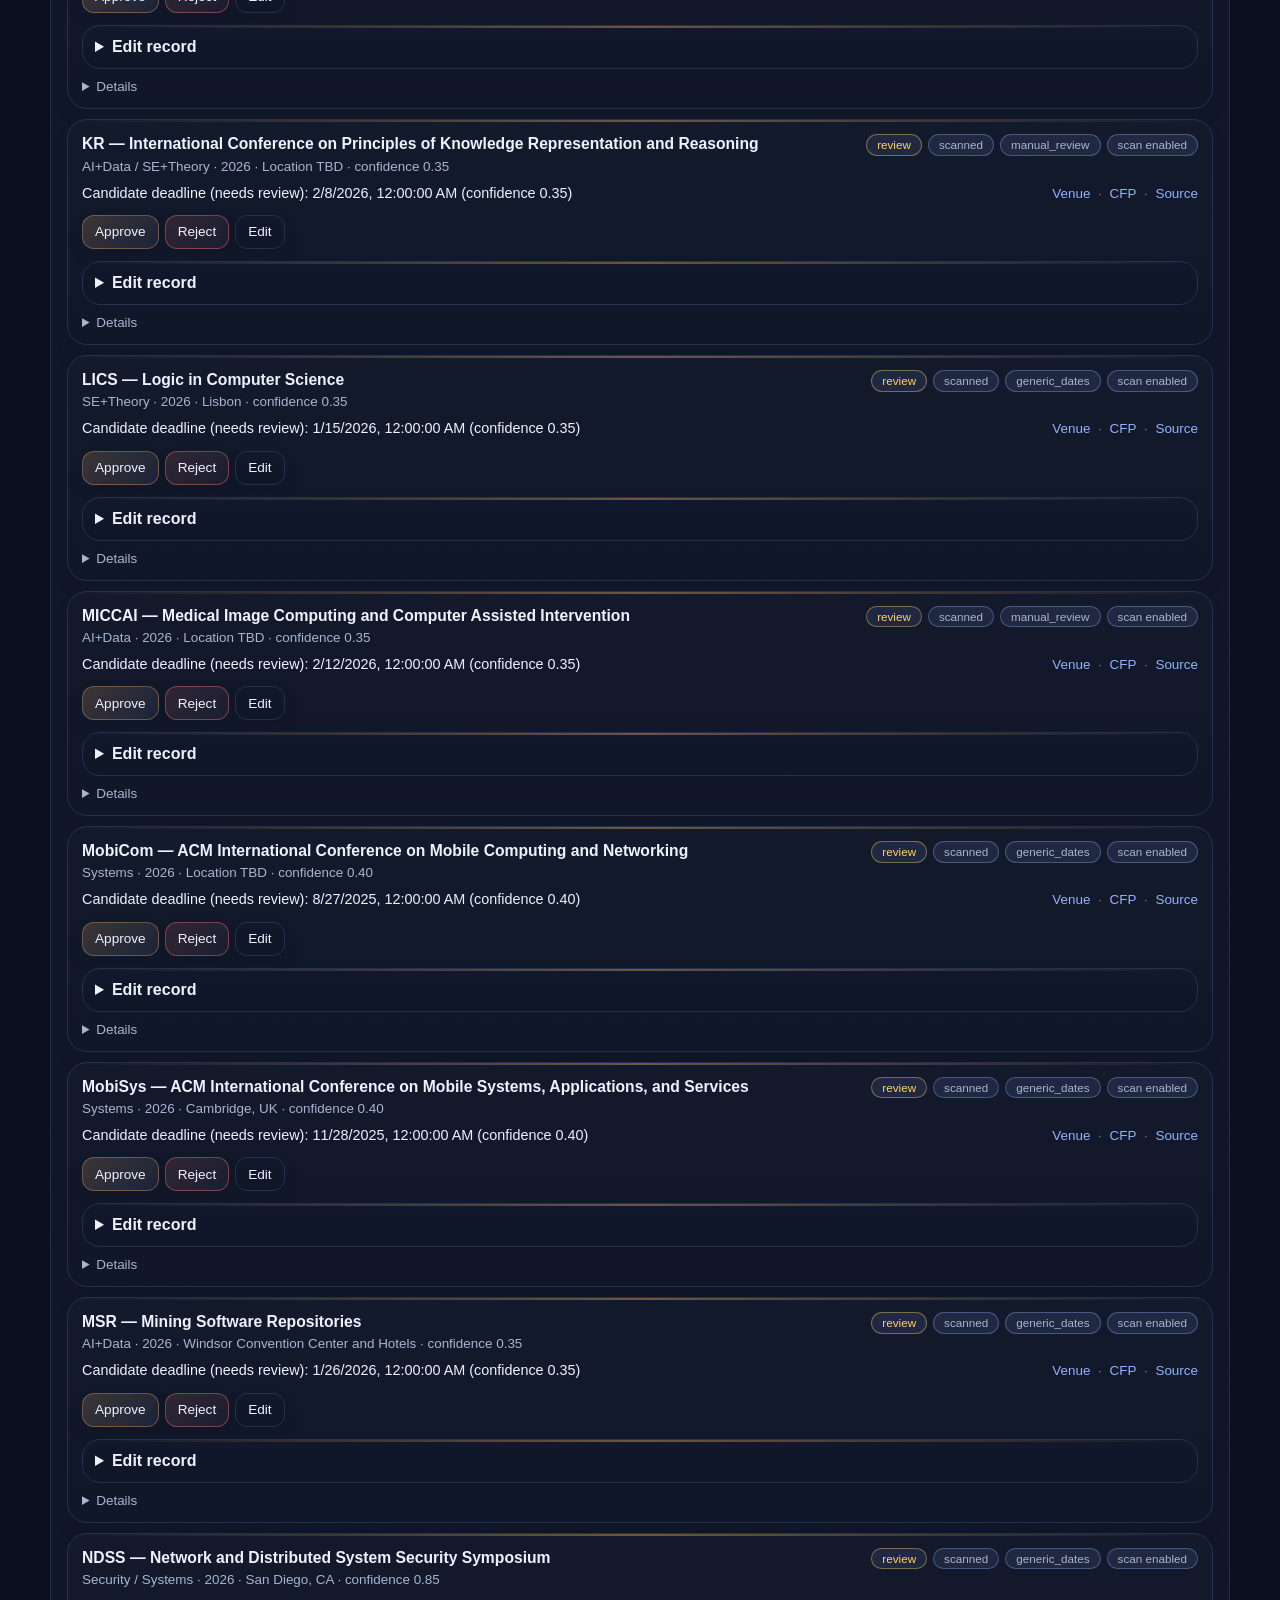
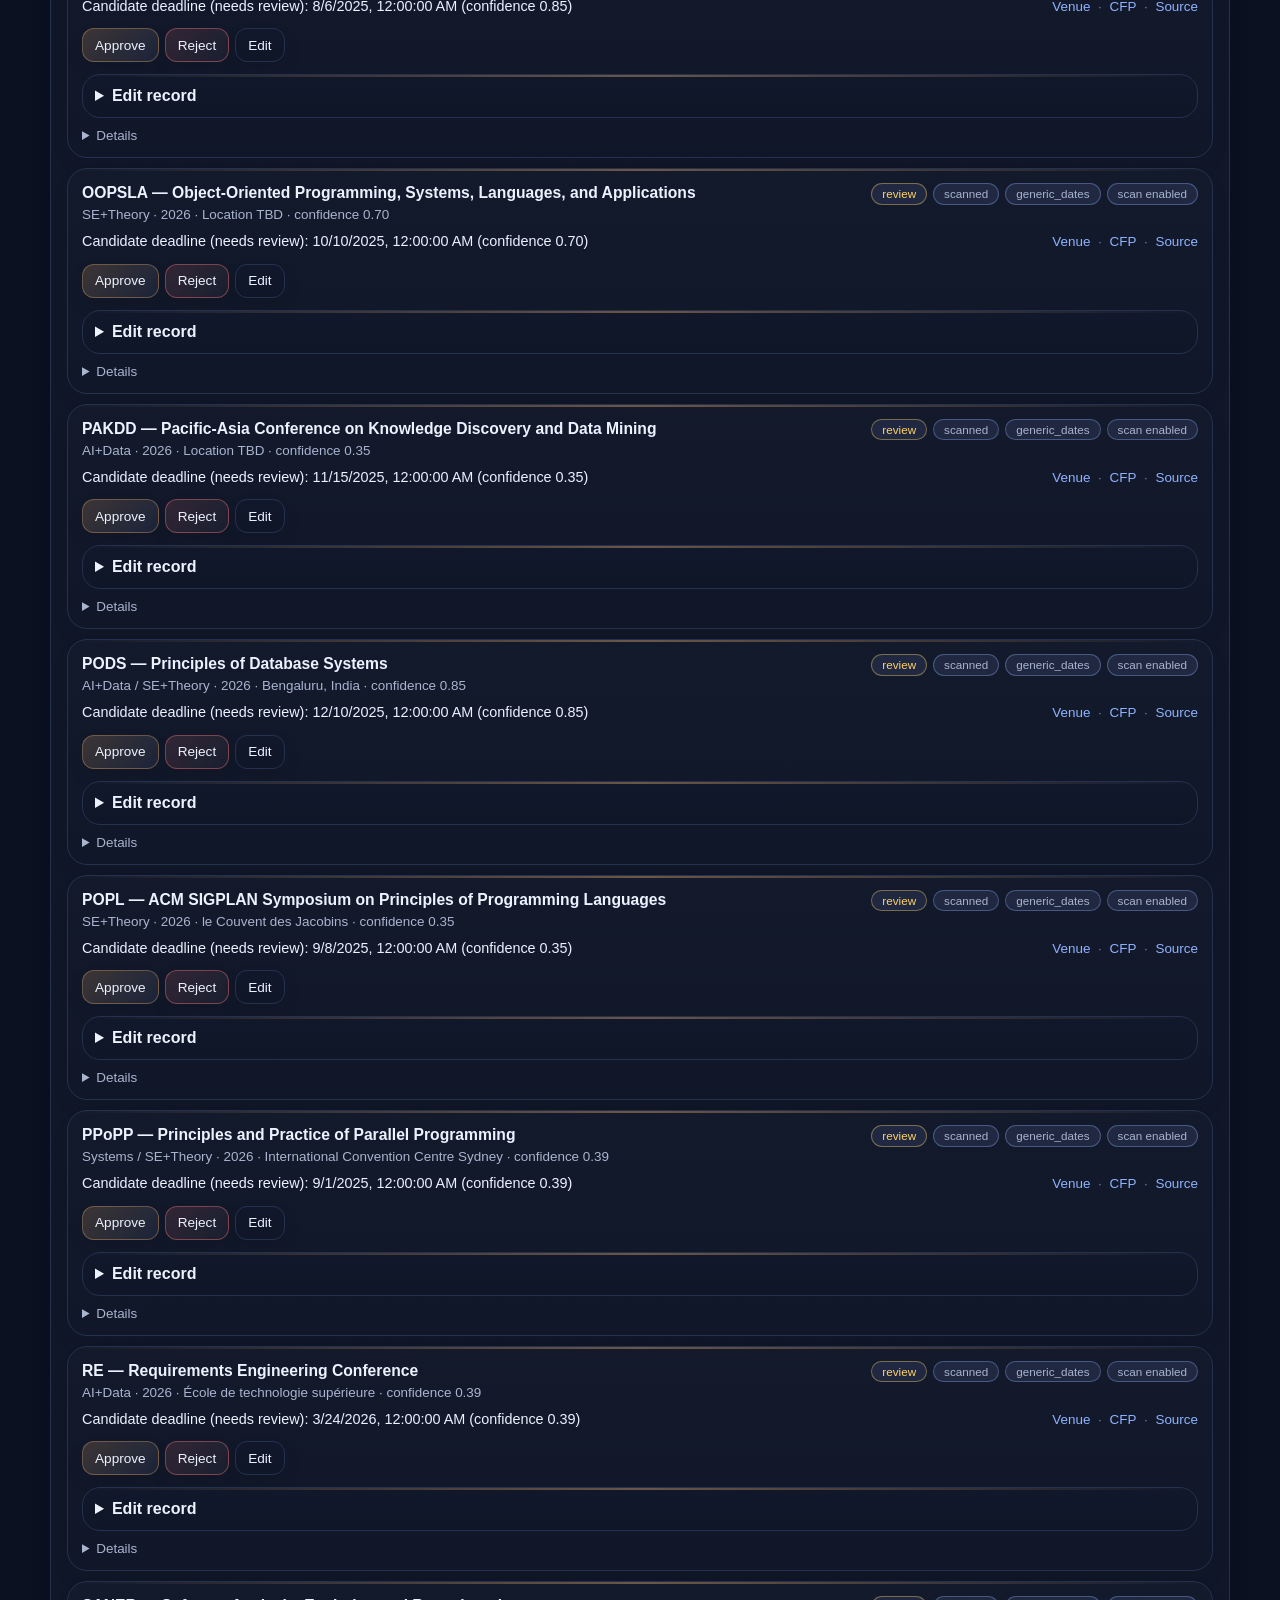
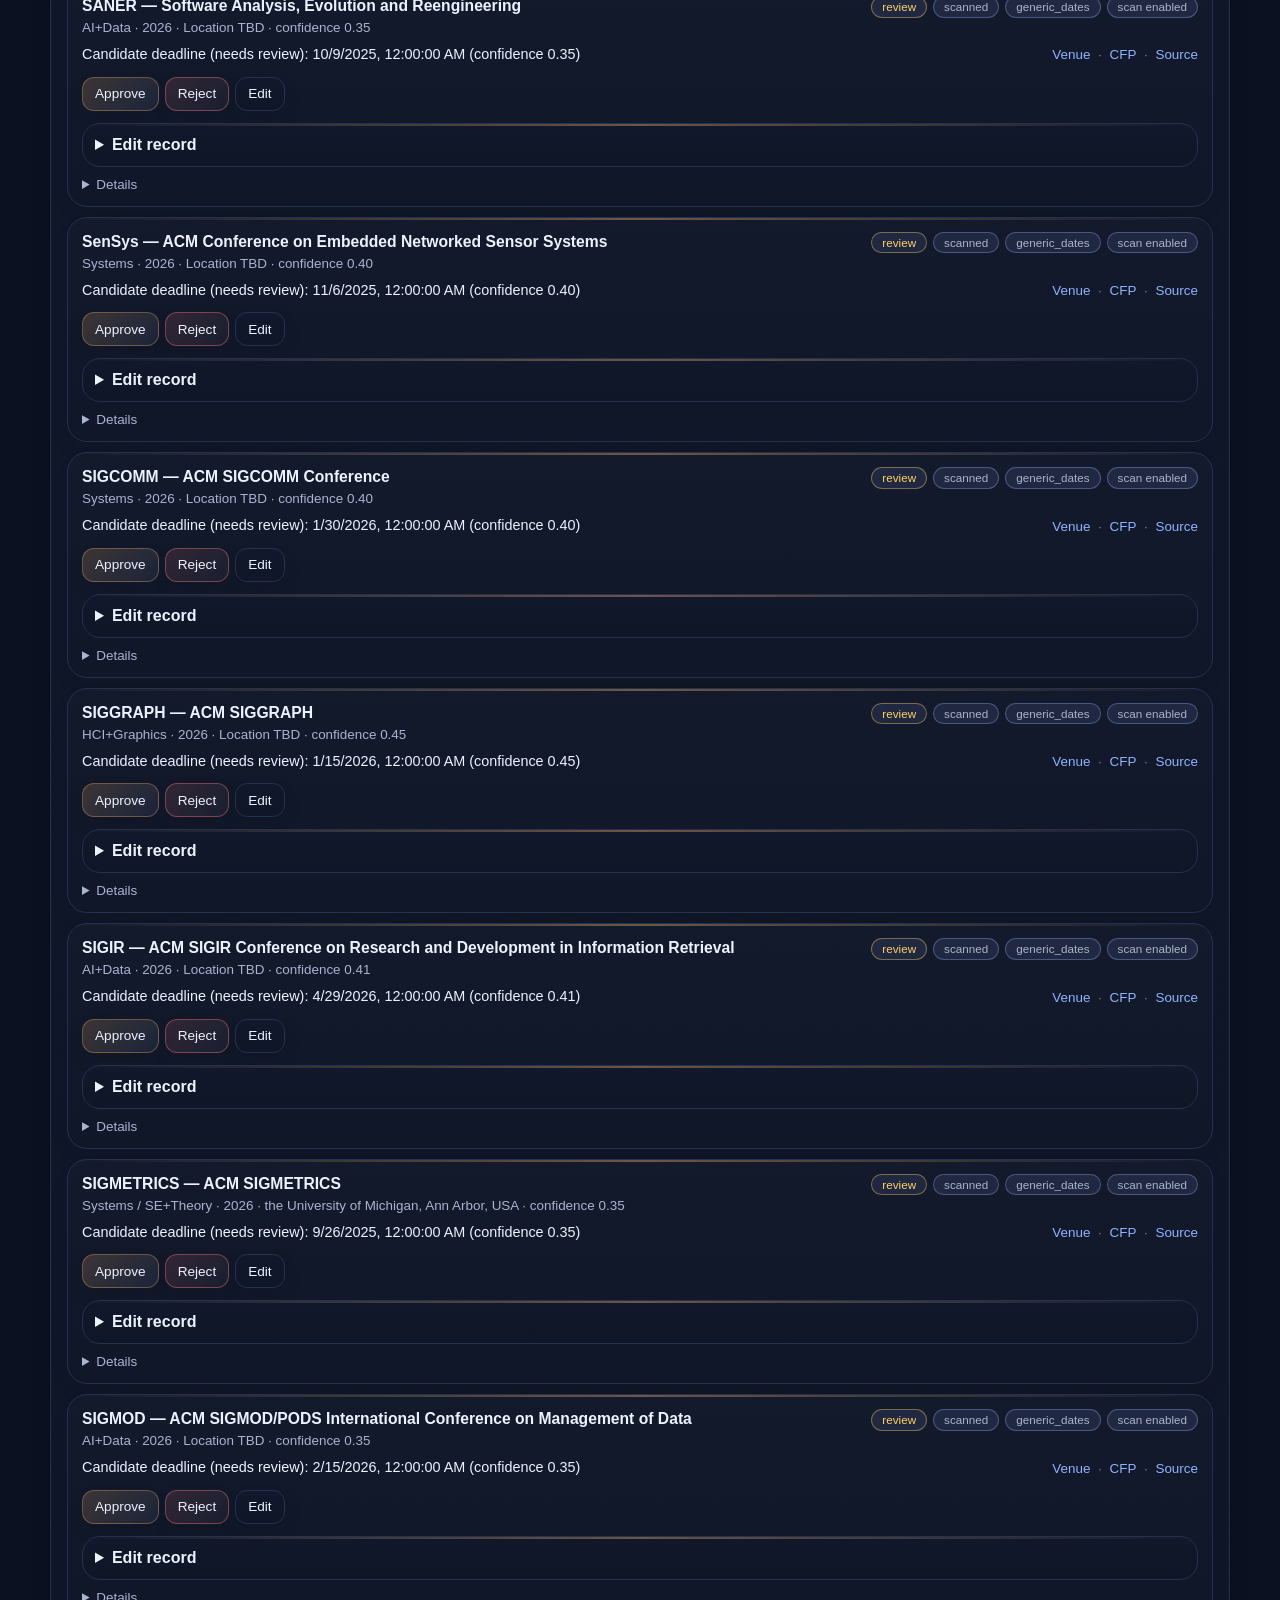
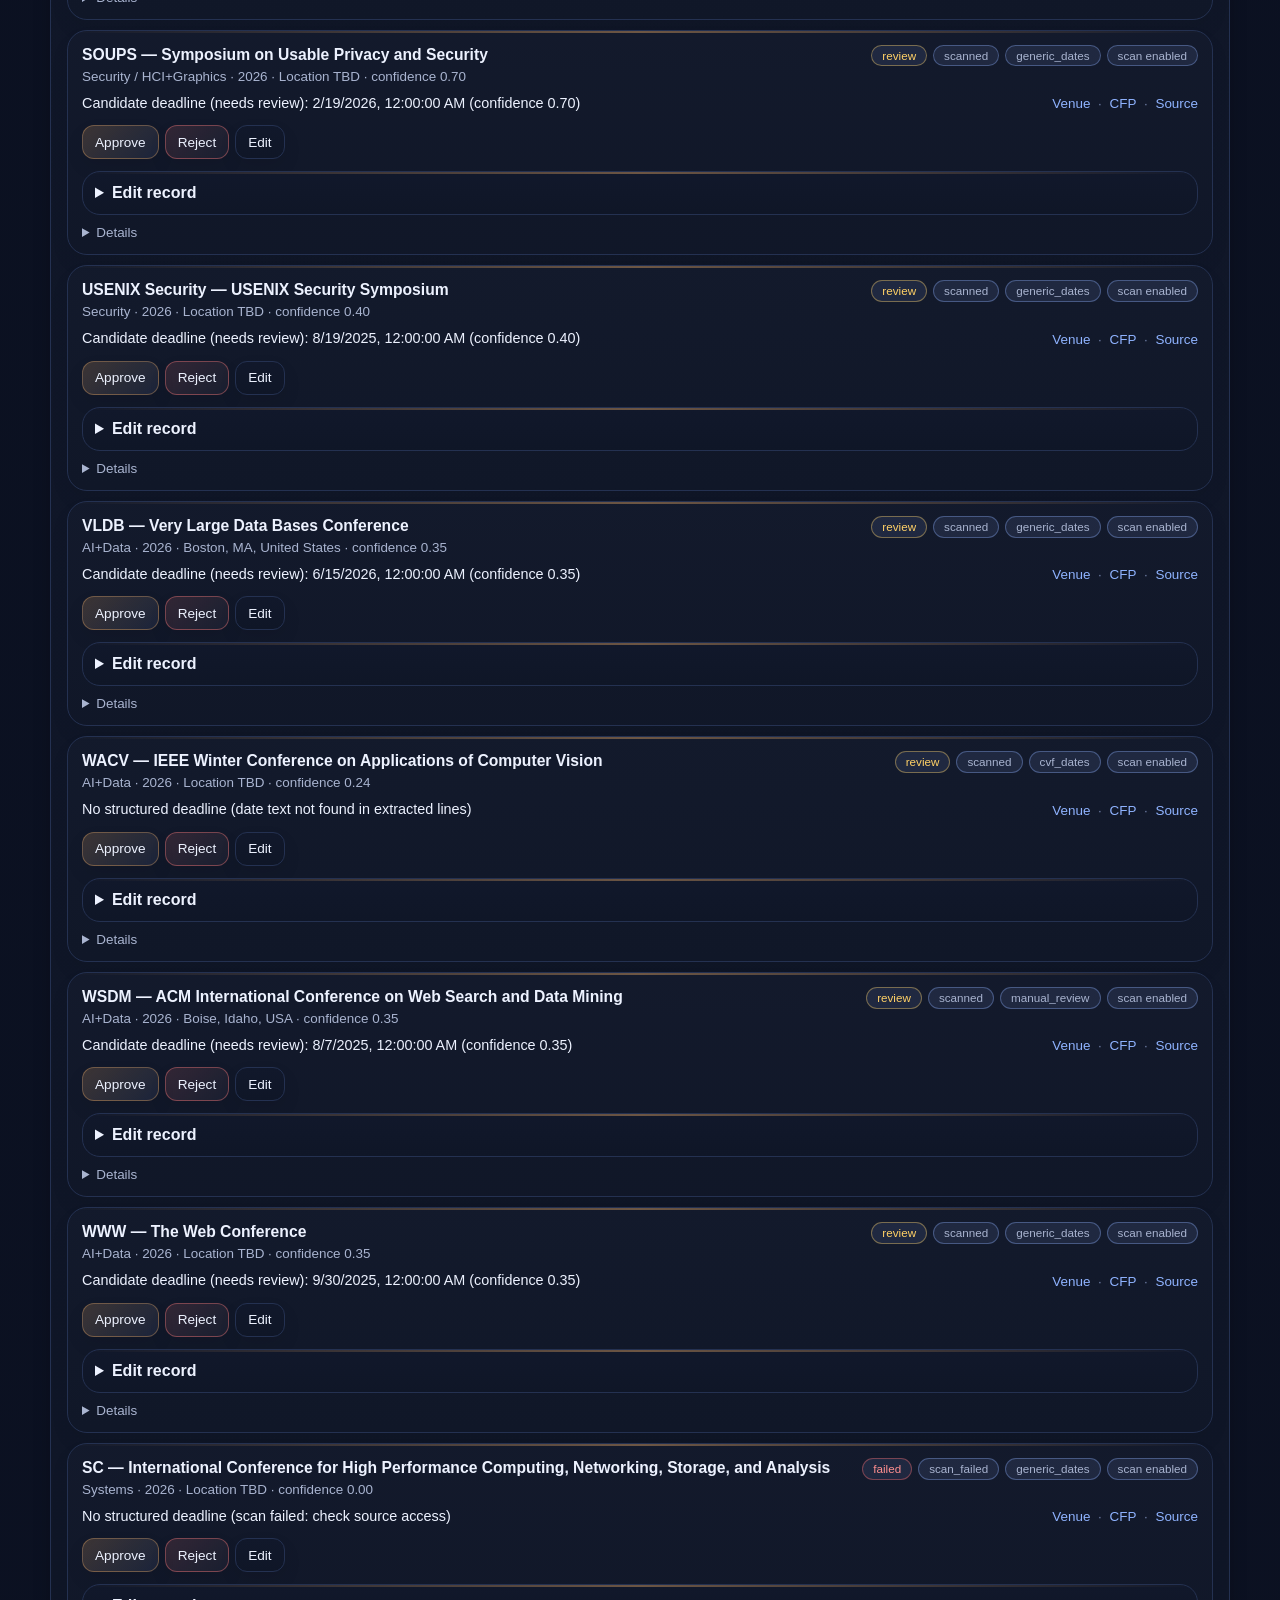
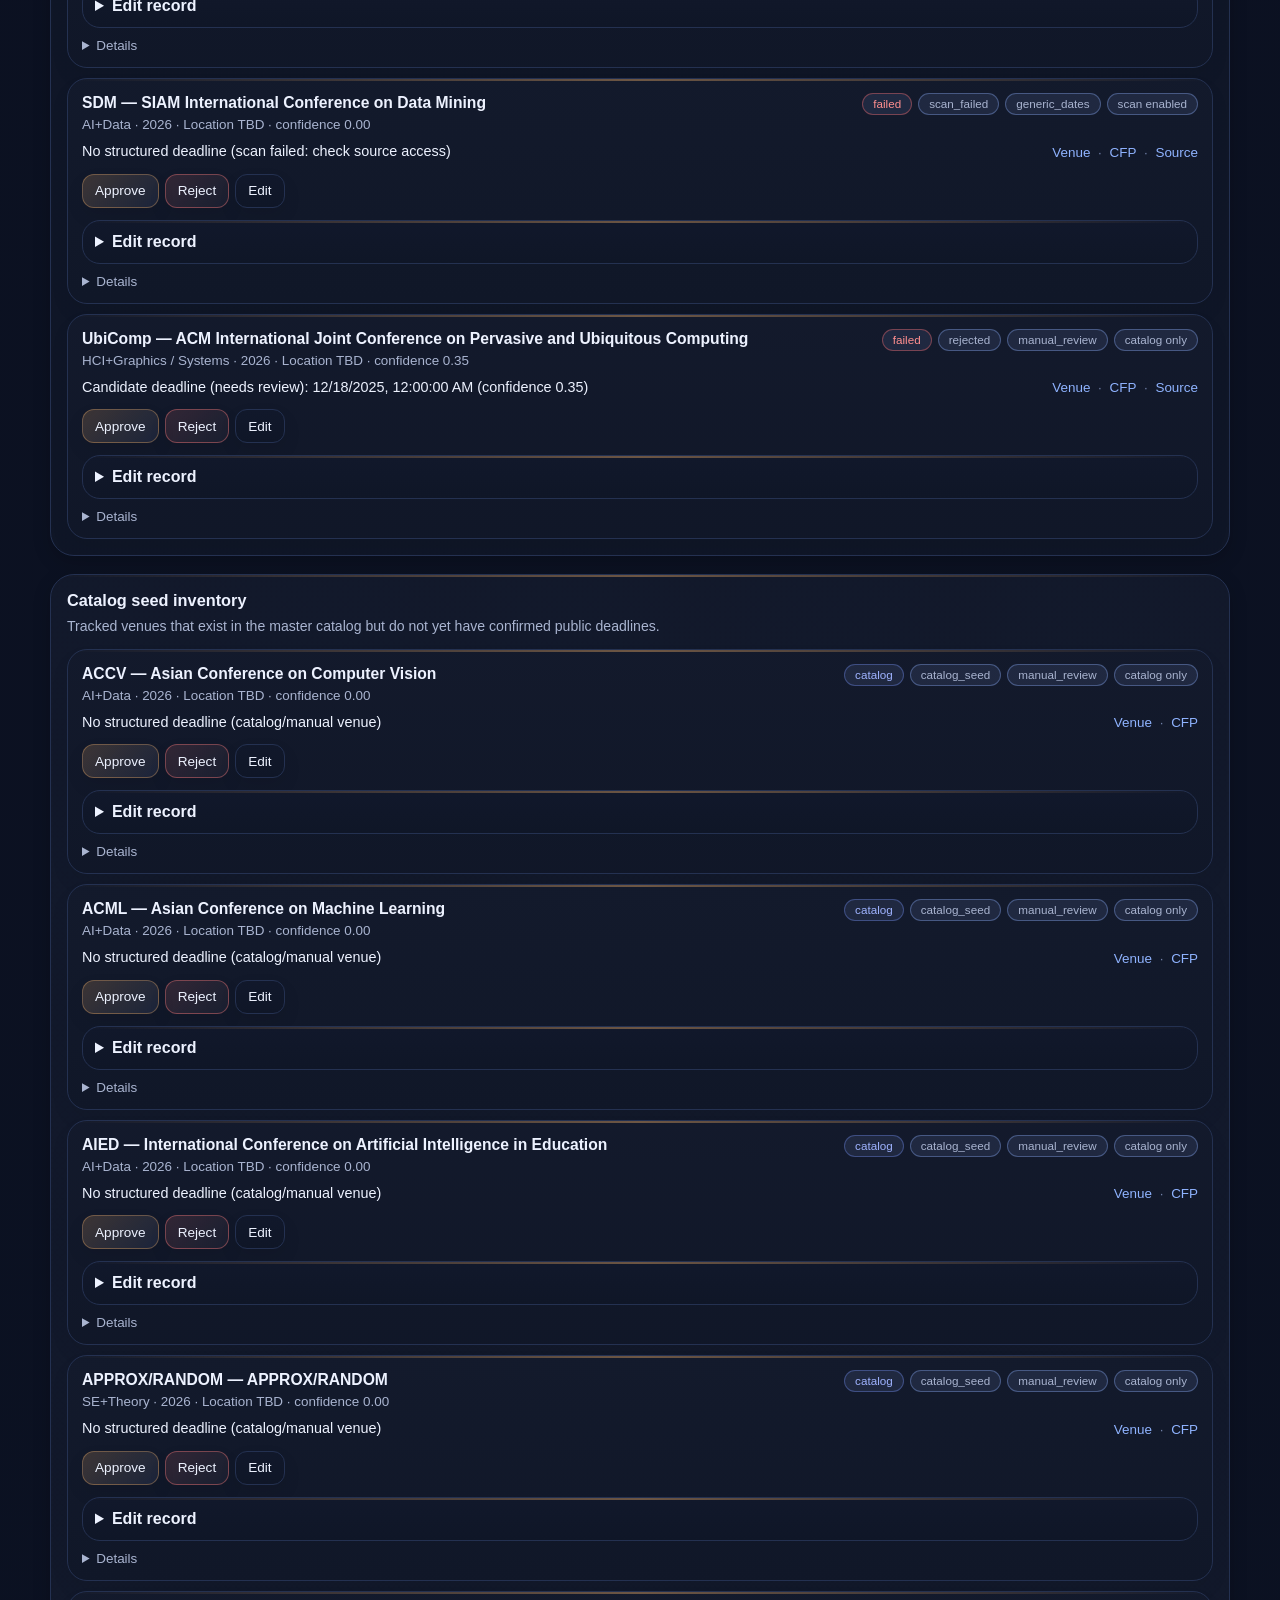
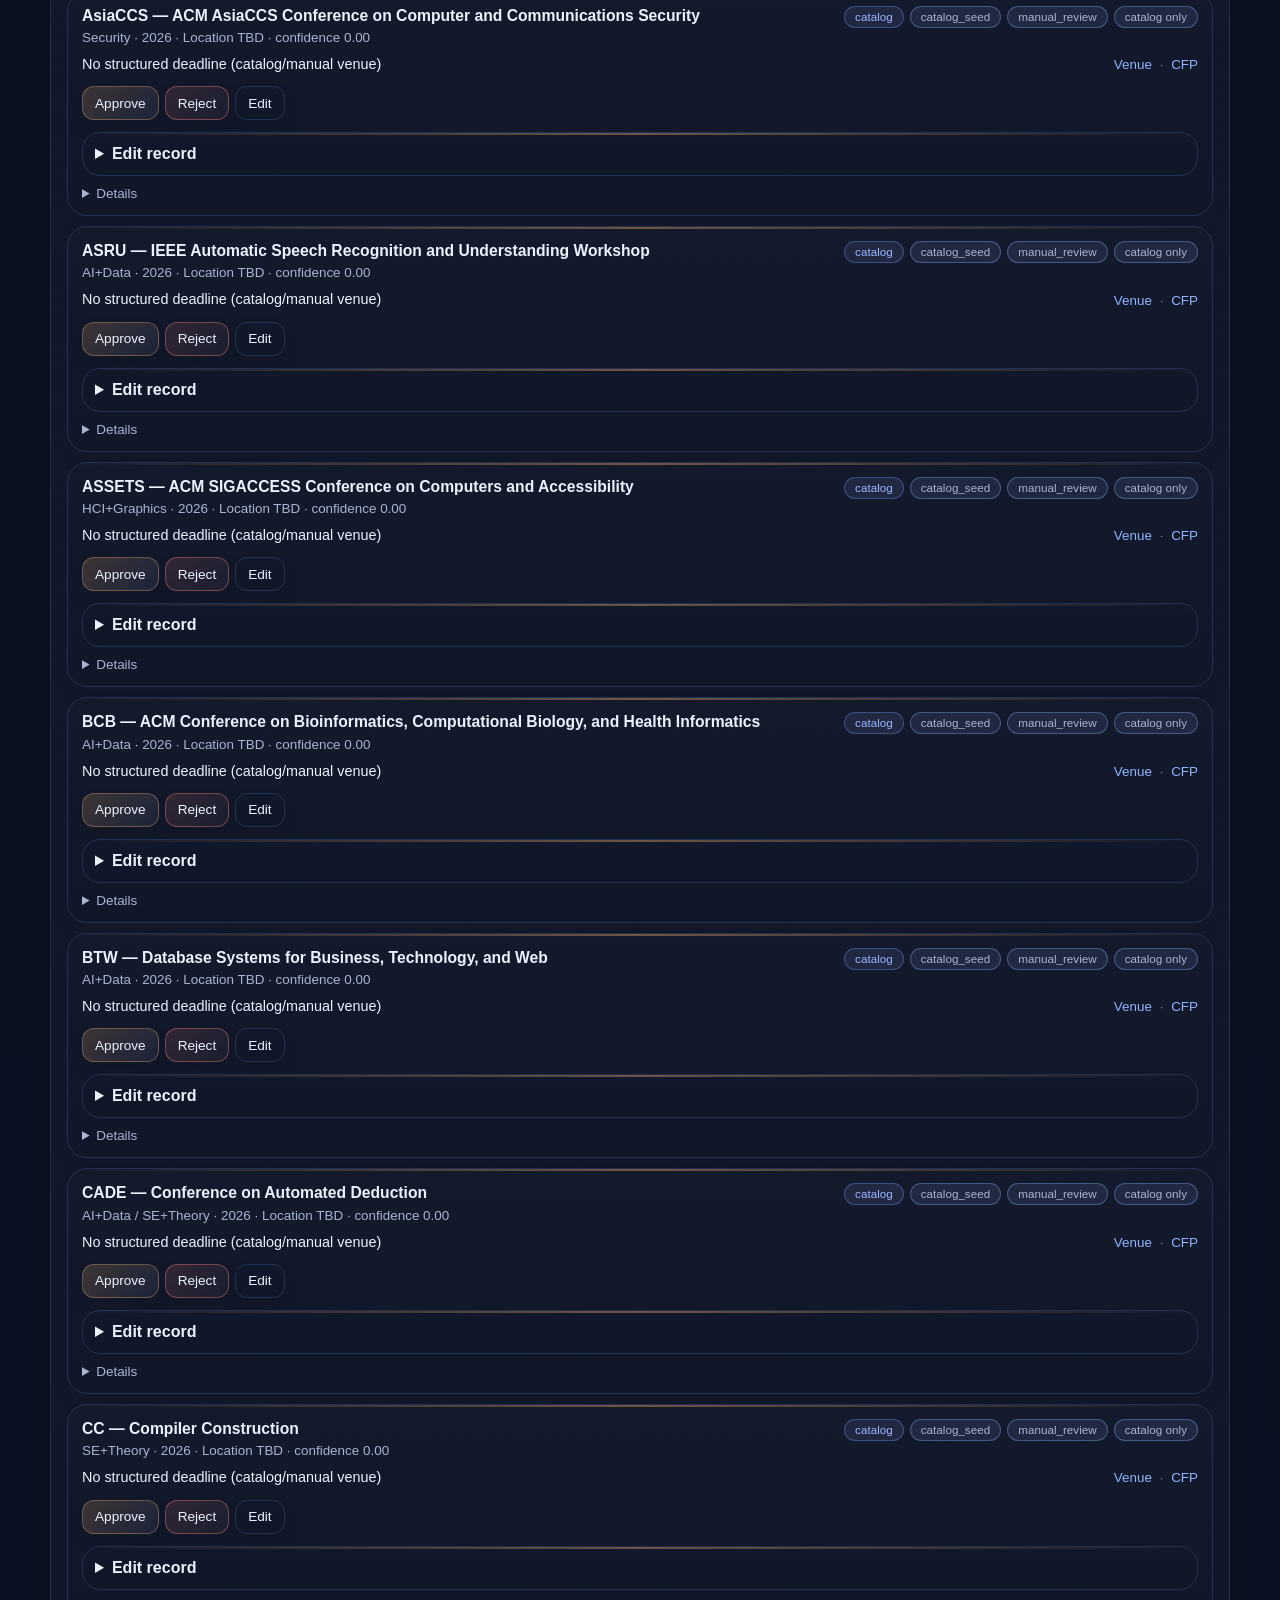
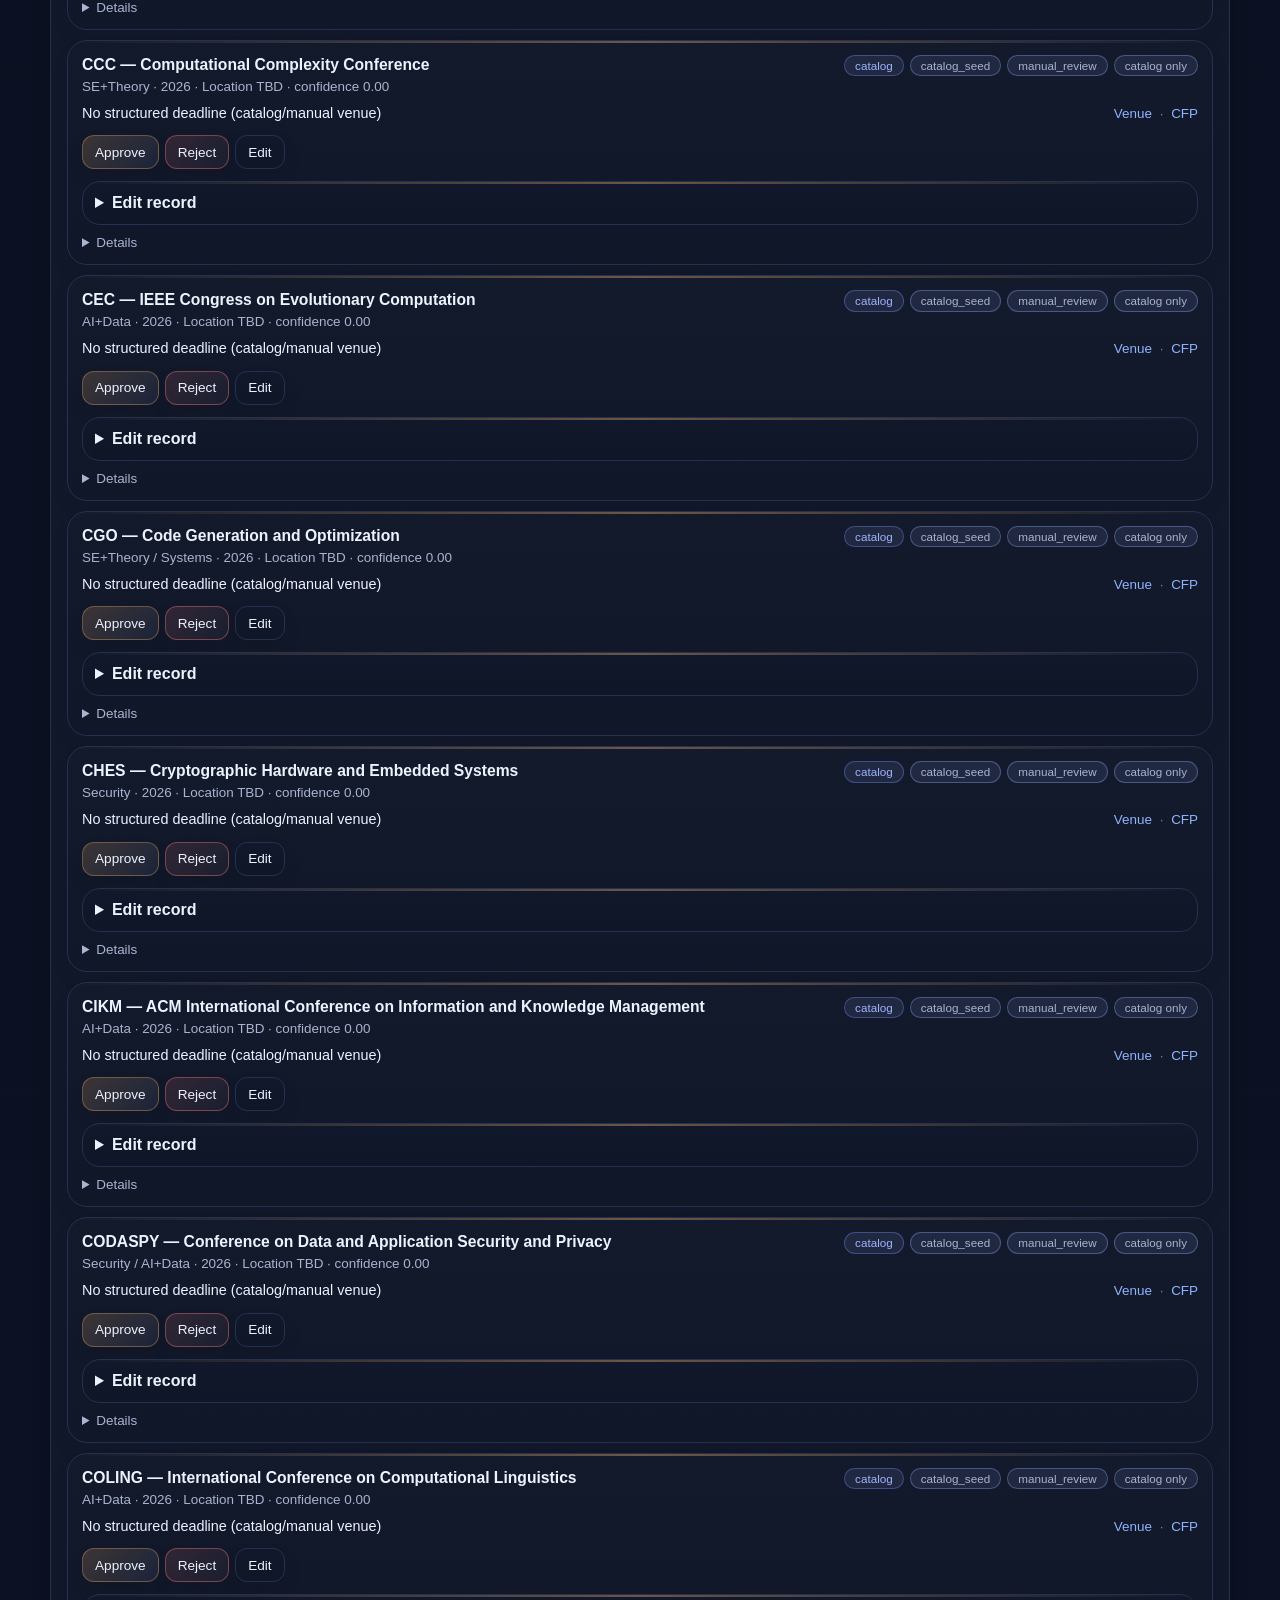
<file: docs/admin.html>
<!doctype html>
<html lang="en">
<head>
  <meta charset="utf-8" />
  <meta name="viewport" content="width=device-width, initial-scale=1" />
  <title>Computer Science Conferences Tracker — Admin</title>
  <link rel="stylesheet" href="style.css" />
  <link rel="stylesheet" href="admin.css" />
</head>
<body class="admin-page">
  <!-- Admin keeps the same visual shell as the public page, but exposes curation controls. -->
  <header class="wrap hero admin-hero">
    <div>
      <h1>Computer Science Conferences Tracker — Admin</h1>
      <p class="sub">Editorial workspace for reviewing scans, confirming deadlines, and maintaining catalog quality.</p>
    </div>
    <nav class="admin-nav">
      <button id="themeToggle" class="theme-toggle" type="button" aria-label="Toggle black and white theme" aria-pressed="false" title="Switch to white theme">
        <span class="theme-track" aria-hidden="true">
          <span class="theme-knob"></span>
        </span>
        <span class="theme-label">BLACK</span>
      </button>
      <a href="./index.html">Open public page</a>
    </nav>
  </header>

  <section class="wrap admin-summary" id="summaryCards"></section>

  <section class="wrap admin-toolbar">
    <!-- Toolbar actions manage only local draft state until a patch is exported/applied. -->
    <div class="toolbar-card toolbar-actions">
      <div>
        <strong>Review workspace</strong>
        <p>Approve, reject, and edit records in the browser. Changes are saved to local draft storage and can be exported as a review patch for local scripts or GitHub Actions.</p>
      </div>
      <div class="toolbar-buttons">
        <button id="saveDraftBtn" class="btn secondary">Save draft</button>
        <button id="exportReviewsBtn" class="btn">Export review patch</button>
        <button id="downloadSnapshotBtn" class="btn secondary">Download merged snapshot</button>
        <button id="clearDraftBtn" class="btn danger ghost">Clear draft</button>
      </div>
      <div class="toolbar-status" id="draftStatus">No local draft yet.</div>
    </div>

    <div class="toolbar-card toolbar-actions">
      <div>
        <strong>GitHub Pages / Actions flow</strong>
        <p>Because GitHub Pages is static, the admin page cannot safely write to repository files directly. Export the patch JSON, commit it, and let a local script or GitHub Action apply it to <code>data/instances.yml</code>.</p>
      </div>
      <div class="toolbar-buttons compact">
        <label class="btn secondary file-label" for="importReviewsInput">Import review patch</label>
        <input id="importReviewsInput" type="file" accept="application/json" hidden />
      </div>
    </div>
  </section>

  <section class="wrap controls admin-controls">
    <input id="adminSearch" type="search" placeholder="Search by venue, alias, parser, note, or source" />
    <div class="control-row admin-control-row">
      <select id="bucketFilter">
        <option value="">All buckets</option>
        <option value="review">Review queue</option>
        <option value="confirmed">Confirmed</option>
        <option value="catalog">Catalog seed</option>
        <option value="failed">Scan failures</option>
      </select>
      <select id="parserFilter">
        <option value="">All parsers</option>
        <option value="manual">manual</option>
        <option value="generic_dates">generic_dates</option>
        <option value="structured_dates">structured_dates</option>
      </select>
      <select id="statusFilter">
        <option value="">All raw statuses</option>
      </select>
      <label class="toggle"><input id="scanEnabledOnly" type="checkbox" /><span>Scan enabled only</span></label>
      <label class="toggle"><input id="activeOnly" type="checkbox" checked /><span>Active only</span></label>
      <label class="toggle"><input id="previewOnly" type="checkbox" /><span>Preview only</span></label>
      <label class="toggle"><input id="editedOnly" type="checkbox" /><span>Edited only</span></label>
    </div>
  </section>

  <main class="wrap admin-layout">
    <!-- The first panels are workflow-oriented; the final table is the full audit view. -->
    <section class="admin-panel">
      <div class="panel-head">
        <h2>Review queue</h2>
        <p>Scanned records, scan failures, and anything that still needs human confirmation.</p>
      </div>
      <div id="reviewQueue" class="admin-list"></div>
    </section>

    <section class="admin-panel">
      <div class="panel-head">
        <h2>Catalog seed inventory</h2>
        <p>Tracked venues that exist in the master catalog but do not yet have confirmed public deadlines.</p>
      </div>
      <div id="catalogSeeds" class="admin-list"></div>
    </section>

    <section class="admin-panel">
      <div class="panel-head">
        <h2>Scan failures</h2>
        <p>Fetch and parser failures that need a URL fix, parser change, or manual override.</p>
      </div>
      <div id="scanFailures" class="admin-list"></div>
    </section>

    <section class="admin-panel wide">
      <div class="panel-head">
        <h2>All tracked venues</h2>
        <p>Full operational inventory view. Use this for audits, parser cleanup, and status triage.</p>
      </div>
      <div class="table-wrap">
        <table class="admin-table" id="adminTable">
          <thead>
            <tr>
              <th>Venue</th>
              <th>Bucket</th>
              <th>Raw status</th>
              <th>Parser</th>
              <th>Scan</th>
              <th>Confidence</th>
              <th>Checked</th>
              <th>Source</th>
              <th>Draft</th>
            </tr>
          </thead>
          <tbody></tbody>
        </table>
      </div>
    </section>
  </main>

  <template id="adminRowTemplate">
    <!-- Each row expands into an inline edit surface backed by local draft storage. -->
    <article class="admin-row">
      <div class="admin-row-top">
        <div>
          <div class="admin-title"></div>
          <div class="admin-meta"></div>
        </div>
        <div class="admin-badges"></div>
      </div>
      <div class="admin-row-body">
        <div class="admin-deadline"></div>
        <div class="admin-links"></div>
      </div>
      <div class="admin-actions"></div>
      <div class="admin-edit-panel"></div>
      <details class="admin-details">
        <summary>Details</summary>
        <div class="admin-details-grid">
          <div><strong>Notes</strong><div class="detail-notes"></div></div>
          <div><strong>Scan preview</strong><div class="detail-preview"></div></div>
        </div>
      </details>
    </article>
  </template>

  <script src="admin.js"></script>
</body>
</html>
</file>
<file: docs/style.css>
:root {
  /* Shared design tokens for the public and admin pages. */
  --bg: #0b1020;
  --bg-grad-start: #0b1020;
  --bg-grad-end: #0c1426;
  --panel: #11182b;
  --panel-2: #0f1627;
  --text: #edf2ff;
  --muted: #a9b4d0;
  --line: #243151;
  --accent: #8fb3ff;
  --success: #7ee0a0;
  --warning: #ffd166;
  --danger: #ff7b7b;
  --chip: #c7d2fe;
  --accent-warm: #ff8a5c;
  --accent-warm-soft: rgba(255, 138, 92, 0.16);
  --row-grad-start: rgba(19,26,44,0.95);
  --row-grad-end: rgba(16,23,40,0.95);
  --row-hover-start: rgba(23,31,51,0.98);
  --row-hover-end: rgba(18,26,44,0.98);
  --shadow: 0 6px 18px rgba(0,0,0,0.18);
}

body[data-theme="light"] {
  /* Light theme swaps the same token set rather than redefining component styles. */
  --bg: #f7f3ee;
  --bg-grad-start: #fffdf9;
  --bg-grad-end: #f0ebe3;
  --panel: #ffffff;
  --panel-2: #faf5ef;
  --text: #18131f;
  --muted: #655a4a;
  --line: #e4d9ca;
  --accent: #21428a;
  --success: #21824a;
  --warning: #c06b00;
  --danger: #b42318;
  --chip: #3e4e73;
  --accent-warm: #ff7a59;
  --accent-warm-soft: rgba(255, 122, 89, 0.16);
  --row-grad-start: #ffffff;
  --row-grad-end: #faf6f0;
  --row-hover-start: #fffefd;
  --row-hover-end: #f8f1e7;
  --shadow: 0 10px 22px rgba(24, 19, 31, 0.08);
}

* { box-sizing: border-box; }

body {
  margin: 0;
  font-family: Inter, -apple-system, BlinkMacSystemFont, "Segoe UI", sans-serif;
  background: linear-gradient(180deg, var(--bg-grad-start) 0%, var(--bg-grad-end) 100%);
  color: var(--text);
  position: relative;
  overflow-x: hidden;
}

body::before,
body::after {
  content: "";
  position: fixed;
  inset: auto;
  pointer-events: none;
  z-index: 0;
  filter: blur(16px);
  opacity: 0.8;
}

body::before {
  top: -40px;
  right: -120px;
  width: 360px;
  height: 360px;
  border-radius: 50%;
  background: radial-gradient(circle, rgba(255,184,107,0.18), rgba(255,184,107,0) 68%);
}

body::after {
  left: -140px;
  bottom: -90px;
  width: 420px;
  height: 420px;
  border-radius: 50%;
  background: radial-gradient(circle, rgba(143,179,255,0.16), rgba(143,179,255,0) 68%);
}

.wrap {
  max-width: 1220px;
  margin: 0 auto;
  padding: 18px 20px;
  position: relative;
  z-index: 1;
}

.hero {
  display: flex;
  justify-content: space-between;
  align-items: end;
  gap: 18px;
  padding-top: 28px;
}

h1 {
  margin: 0;
  font-size: 1.8rem;
  line-height: 1.1;
}

.sub {
  margin: 6px 0 0;
  color: var(--muted);
  font-size: 0.95rem;
}

.hero-right {
  display: flex;
  align-items: center;
  gap: 10px;
  flex-wrap: wrap;
  justify-content: flex-end;
}

.theme-toggle {
  /* The toggle is styled like a compact switch so theme state reads at a glance. */
  display: inline-flex;
  align-items: center;
  gap: 8px;
  width: 170px;
  height: 40px;
  padding: 4px 10px 4px 6px;
  background: linear-gradient(180deg, var(--panel) 0%, var(--panel-2) 100%);
  color: var(--text);
  border: 1px solid var(--line);
  border-radius: 18px;
  box-shadow: 0 8px 20px rgba(0, 0, 0, 0.14), inset 0 1px 0 rgba(255, 255, 255, 0.06);
  cursor: pointer;
  transition: border-color 0.2s ease, transform 0.1s ease, box-shadow 0.2s ease;
}

.theme-toggle:hover {
  border-color: var(--accent);
  box-shadow: 0 10px 24px rgba(0, 0, 0, 0.18);
}

.theme-toggle:focus-visible {
  outline: 2px solid var(--accent);
  outline-offset: 2px;
}

.theme-toggle:active {
  transform: translateY(1px);
}

.theme-track {
  position: relative;
  width: 62px;
  height: 28px;
  border-radius: 999px;
  background: #0f172a;
  border: 1px solid rgba(255, 255, 255, 0.12);
  box-shadow: inset 0 1px 4px rgba(0, 0, 0, 0.35);
}

.theme-knob {
  position: absolute;
  top: 2px;
  left: 2px;
  width: 24px;
  height: 24px;
  border-radius: 50%;
  background: linear-gradient(180deg, #ffffff 0%, #d9e1f5 100%);
  box-shadow: 0 2px 8px rgba(0, 0, 0, 0.35);
  transition: transform 0.2s ease;
}

.theme-label {
  min-width: 74px;
  text-align: right;
  font-size: 0.74rem;
  font-weight: 700;
  letter-spacing: 0.08em;
  user-select: none;
  color: var(--text);
  opacity: 0.88;
}

.theme-toggle.is-light .theme-knob {
  transform: translateX(34px);
}

.theme-toggle.is-light .theme-track {
  background: #f3f6fd;
  border-color: #cfd8ec;
}

.summary-box {
  min-width: 132px;
  background: linear-gradient(180deg, var(--panel) 0%, var(--panel-2) 100%);
  border: 1px solid var(--line);
  border-radius: 20px;
  padding: 12px 14px;
  text-align: right;
  box-shadow: 0 10px 24px rgba(0, 0, 0, 0.08);
}

.summary-label {
  color: var(--muted);
  font-size: 0.78rem;
}

.summary-value {
  font-size: 1.65rem;
  font-weight: 700;
}

.controls {
  /* Filters stay close to the hero to support quick scan-and-refine behavior. */
  display: grid;
  gap: 10px;
  padding-top: 8px;
}

.disclaimer-wrap {
  padding-top: 4px;
  padding-bottom: 4px;
}

.disclaimer {
  margin: 0;
  color: var(--muted);
  font-size: 0.76rem;
  line-height: 1.3;
}

input, select {
  width: 100%;
  background: linear-gradient(180deg, var(--panel) 0%, var(--panel-2) 100%);
  color: var(--text);
  border: 1px solid var(--line);
  border-radius: 16px;
  padding: 12px 14px;
  font-size: 0.94rem;
  box-shadow: 0 8px 20px rgba(0, 0, 0, 0.04);
}

.quick-areas {
  display: flex;
  flex-wrap: wrap;
  gap: 8px;
}

.area-btn {
  background: rgba(255,255,255,0.03);
  color: var(--muted);
  border: 1px solid var(--line);
  border-radius: 999px;
  padding: 8px 12px;
  font-size: 0.82rem;
  cursor: pointer;
  transition: transform 0.12s ease, border-color 0.2s ease, background 0.2s ease;
}

.area-btn:hover {
  transform: translateY(-1px);
  border-color: rgba(255,184,107,0.32);
}

.area-btn.active {
  color: var(--text);
  border-color: rgba(255,184,107,0.42);
  background: linear-gradient(135deg, rgba(255,184,107,0.16), rgba(143,179,255,0.08));
}

.control-row {
  display: flex;
  flex-wrap: wrap;
  gap: 10px;
  align-items: center;
}

.control-row > select {
  flex: 0 1 180px;
}

#sortFilter {
  margin-left: auto;
  order: 99;
}

.list {
  display: flex;
  flex-direction: column;
  gap: 8px;
  padding-bottom: 32px;
}

.venue-row {
  /* Each venue uses a card row so dense metadata still feels scannable. */
  background: linear-gradient(180deg, var(--row-grad-start) 0%, var(--row-grad-end) 100%);
  border: 1px solid var(--line);
  border-radius: 24px;
  padding: 12px 16px;
  box-shadow: var(--shadow);
  position: relative;
  overflow: hidden;
  transition: transform 0.18s ease, box-shadow 0.18s ease, border-color 0.18s ease;
}

.venue-row::before {
  content: "";
  position: absolute;
  inset: 0 auto auto 0;
  width: 100%;
  height: 2px;
  background: linear-gradient(90deg, rgba(255,184,107,0.0), rgba(255,184,107,0.55), rgba(143,179,255,0.0));
  opacity: 0.65;
}

.venue-row:hover {
  background: linear-gradient(180deg, var(--row-hover-start) 0%, var(--row-hover-end) 100%);
  transform: translateY(-1px);
  border-color: rgba(255,184,107,0.22);
  box-shadow: 0 14px 30px rgba(0, 0, 0, 0.16);
}

.row-main {
  display: grid;
  grid-template-columns: minmax(0, 1fr) 290px;
  gap: 16px;
  align-items: center;
}

.row-left {
  min-width: 0;
}

.meta-line {
  display: flex;
  align-items: center;
  gap: 8px;
  flex-wrap: wrap;
  min-height: 24px;
}

.badge {
  display: inline-flex;
  align-items: center;
  border-radius: 999px;
  padding: 4px 10px;
  font-size: 0.73rem;
  line-height: 1;
  border: 1px solid rgba(143,179,255,0.35);
  color: var(--accent);
  background: rgba(143,179,255,0.10);
  white-space: nowrap;
}

.badge.scan-on {
  color: var(--success);
  border-color: rgba(126,224,160,0.35);
  background: rgba(126,224,160,0.10);
}

.meta-text {
  color: var(--muted);
  font-size: 0.82rem;
  min-width: 0;
  overflow: hidden;
  text-overflow: ellipsis;
  white-space: nowrap;
}

.dot, .slash {
  color: #7080a7;
  margin: 0 4px;
}

.area-text {
  font-weight: 600;
}

.area-ai-data { color: #8cc8ff; }
.area-systems { color: #7ee0a0; }
.area-security { color: #ff9b9b; }
.area-se-theory { color: #b8a0ff; }

.location-wrap { display: inline; }

.title {
  margin: 5px 0 4px;
  font-size: 1.02rem;
  line-height: 1.22;
  font-weight: 700;
  color: var(--text);
}

.links-line {
  display: flex;
  align-items: center;
  gap: 6px;
  font-size: 0.8rem;
}

a {
  color: var(--accent);
  text-decoration: none;
}

a:hover {
  text-decoration: underline;
}

.row-right {
  text-align: right;
  min-width: 0;
}

.status-line {
  margin-bottom: 2px;
}

.status-chip {
  /* Status chips represent urgency relative to "next deadline", not pipeline status. */
  display: inline-flex;
  align-items: center;
  border-radius: 999px;
  padding: 4px 10px;
  font-size: 0.72rem;
  border: 1px solid var(--line);
  color: var(--muted);
  background: rgba(255,255,255,0.03);
}

.status-chip.upcoming {
  color: var(--success);
  border-color: rgba(126,224,160,0.35);
  background: rgba(126,224,160,0.10);
}

.status-chip.soon {
  color: var(--warning);
  border-color: rgba(255,209,102,0.35);
  background: rgba(255,209,102,0.10);
}

.status-chip.urgent {
  color: #ffb0b0;
  border-color: rgba(255,123,123,0.45);
  background: rgba(255,123,123,0.10);
}

.status-chip.passed {
  color: #c2cadf;
  border-color: rgba(194,202,223,0.25);
  background: rgba(194,202,223,0.06);
}

.deadline-primary {
  font-size: 0.95rem;
  font-weight: 700;
  color: var(--text);
  line-height: 1.2;
}

.deadline-secondary {
  margin-top: 2px;
  color: var(--muted);
  font-size: 0.78rem;
  line-height: 1.25;
}

.empty-state {
  text-align: center;
  color: var(--muted);
  padding: 26px 16px;
  border: 1px dashed var(--line);
  border-radius: 16px;
}

@media (max-width: 980px) {
  .row-main {
    grid-template-columns: 1fr;
    gap: 10px;
  }

  .row-right {
    text-align: left;
  }
}

body[data-layout="mobile"] .wrap {
  padding-left: 16px;
  padding-right: 16px;
}

body[data-layout="mobile"] .hero {
  flex-direction: column;
  align-items: stretch;
  gap: 12px;
  padding-top: 20px;
}

body[data-layout="mobile"] h1 {
  font-size: 1.56rem;
}

body[data-layout="mobile"] .sub {
  font-size: 0.92rem;
}

body[data-layout="mobile"] .hero-right {
  flex-direction: column;
  align-items: stretch;
  width: 100%;
  justify-content: stretch;
}

body[data-layout="mobile"] .theme-toggle,
body[data-layout="mobile"] .summary-box {
  width: 100%;
}

body[data-layout="mobile"] .theme-toggle {
  justify-content: space-between;
}

body[data-layout="mobile"] .summary-box {
  display: flex;
  justify-content: space-between;
  align-items: baseline;
  text-align: left;
}

body[data-layout="mobile"] .controls {
  gap: 12px;
}

body[data-layout="mobile"] input,
body[data-layout="mobile"] select {
  padding: 12px 13px;
  font-size: 1rem;
}

body[data-layout="mobile"] .quick-areas {
  flex-wrap: nowrap;
  overflow-x: auto;
  padding-bottom: 4px;
  margin-right: -16px;
  padding-right: 16px;
  -webkit-overflow-scrolling: touch;
  scroll-snap-type: x proximity;
}

body[data-layout="mobile"] .area-btn {
  flex: 0 0 auto;
  white-space: nowrap;
  scroll-snap-align: start;
}

body[data-layout="mobile"] .control-row {
  flex-direction: column;
  align-items: stretch;
}

body[data-layout="mobile"] .control-row > select {
  flex: 1 1 auto;
  width: 100%;
}

body[data-layout="mobile"] #sortFilter {
  margin-left: 0;
  order: 0;
}

body[data-layout="mobile"] .venue-row {
  padding: 14px 14px 15px;
  border-radius: 26px;
  box-shadow: 0 14px 30px rgba(0,0,0,0.12);
}

body[data-layout="mobile"] .meta-line {
  align-items: flex-start;
  gap: 6px;
}

body[data-layout="mobile"] .meta-text {
  white-space: normal;
  line-height: 1.35;
}

body[data-layout="mobile"] .badge {
  font-size: 0.7rem;
  padding: 4px 9px;
}

body[data-layout="mobile"] .row-main {
  grid-template-columns: 1fr;
  gap: 10px;
  align-items: start;
}

body[data-layout="mobile"] .row-right {
  text-align: left;
}

body[data-layout="mobile"] .links-line {
  flex-wrap: wrap;
  gap: 8px;
}

body[data-layout="mobile"] .title {
  font-size: 1rem;
  line-height: 1.3;
  margin-top: 6px;
}

body[data-layout="mobile"] .deadline-primary {
  font-size: 0.92rem;
}

body[data-layout="mobile"] .deadline-secondary {
  font-size: 0.76rem;
}

body[data-layout="mobile"] .empty-state {
  padding: 22px 14px;
}

@media (max-width: 720px) {
  /* Mobile prioritizes readable metadata wrapping over strict single-line density. */
  .hero {
    flex-direction: column;
    align-items: stretch;
  }

  .hero-right {
    justify-content: space-between;
  }

  .control-row {
    flex-direction: column;
    align-items: stretch;
  }

  .meta-text {
    white-space: normal;
  }

  .links-line {
    flex-wrap: wrap;
  }

  .title {
    font-size: 0.96rem;
  }
}
</file>
<file: docs/admin.css>
.admin-page {
  /* Admin reuses the public page tokens, then adds denser workspace-specific surfaces. */
  background: linear-gradient(180deg, var(--bg-grad-start) 0%, var(--bg-grad-end) 100%);
}

.admin-page .wrap {
  position: relative;
  z-index: 1;
}

.admin-hero {
  align-items: center;
  padding-top: 28px;
}

.admin-hero .sub {
  max-width: 64ch;
}

.admin-nav {
  display: flex;
  align-items: center;
  gap: 10px;
  flex-wrap: wrap;
  justify-content: flex-end;
}

.admin-nav a {
  display: inline-flex;
  align-items: center;
  justify-content: center;
  min-height: 40px;
  padding: 0 14px;
  border: 1px solid rgba(255, 184, 107, 0.25);
  border-radius: 999px;
  color: var(--text);
  background: linear-gradient(135deg, rgba(255, 184, 107, 0.14), rgba(255,255,255,0.03));
  box-shadow: 0 8px 18px rgba(0, 0, 0, 0.08);
}

.admin-nav a:hover {
  text-decoration: none;
  border-color: rgba(255, 184, 107, 0.38);
}

.admin-summary {
  display: grid;
  grid-template-columns: repeat(auto-fit, minmax(170px, 1fr));
  gap: 12px;
  margin-top: 18px;
}

.summary-card,
.toolbar-card {
  padding: 14px 16px;
  border: 1px solid var(--line);
  border-radius: 22px;
  background: linear-gradient(180deg, var(--row-grad-start) 0%, var(--row-grad-end) 100%);
  box-shadow: var(--shadow);
}

.summary-card {
  position: relative;
  overflow: hidden;
}

.summary-card::before,
.toolbar-card::before,
.admin-panel::before,
.admin-row::before,
.edit-box::before {
  content: "";
  position: absolute;
  inset: 0 auto auto 0;
  width: 100%;
  height: 2px;
  background: linear-gradient(90deg, rgba(255,184,107,0), rgba(255,184,107,0.55), rgba(143,179,255,0));
  opacity: 0.7;
}

.summary-card .summary-label {
  font-size: 0.78rem;
  color: var(--muted);
  margin-bottom: 6px;
}

.summary-card .summary-value {
  font-size: 1.55rem;
  font-weight: 700;
}

.admin-toolbar {
  display: grid;
  gap: 12px;
  margin-top: 16px;
}

.toolbar-card {
  display: grid;
  gap: 10px;
  position: relative;
  overflow: hidden;
}

.toolbar-card strong {
  display: inline-block;
  margin-bottom: 2px;
}

.toolbar-actions p {
  margin: 6px 0 0;
  color: var(--muted);
  font-size: 0.9rem;
  line-height: 1.45;
}

.toolbar-buttons {
  display: flex;
  flex-wrap: wrap;
  gap: 8px;
}

.toolbar-buttons.compact {
  justify-content: flex-start;
}

.toolbar-status {
  color: var(--muted);
  font-size: 0.9rem;
}

.btn {
  display: inline-flex;
  align-items: center;
  justify-content: center;
  gap: 6px;
  min-height: 40px;
  padding: 0 14px;
  border-radius: 16px;
  border: 1px solid rgba(255, 184, 107, 0.32);
  background: linear-gradient(135deg, rgba(255, 184, 107, 0.18), rgba(143,179,255,0.08));
  color: var(--text);
  cursor: pointer;
  text-decoration: none;
  box-shadow: 0 8px 18px rgba(0, 0, 0, 0.08);
  transition: transform 0.12s ease, border-color 0.18s ease, box-shadow 0.18s ease;
}

.btn:hover {
  transform: translateY(-1px);
  border-color: rgba(255, 184, 107, 0.45);
  box-shadow: 0 12px 24px rgba(0, 0, 0, 0.12);
}

.btn.secondary,
.file-label {
  border-color: var(--line);
  background: linear-gradient(180deg, var(--panel) 0%, var(--panel-2) 100%);
}

.btn.ghost {
  background: transparent;
  box-shadow: none;
}

.btn.danger {
  border-color: rgba(255, 123, 123, 0.4);
  background: linear-gradient(135deg, rgba(255, 123, 123, 0.14), rgba(255,255,255,0.03));
}

.btn.tiny {
  min-height: 34px;
  padding: 0 12px;
  border-radius: 12px;
  font-size: 0.85rem;
}

.admin-controls {
  margin-top: 16px;
}

.admin-control-row {
  flex-wrap: wrap;
  gap: 10px;
}

.admin-control-row select {
  flex: 1 1 180px;
}

.toggle {
  display: inline-flex;
  align-items: center;
  gap: 8px;
  min-height: 40px;
  padding: 0 12px;
  border: 1px solid var(--line);
  border-radius: 16px;
  background: linear-gradient(180deg, var(--panel) 0%, var(--panel-2) 100%);
  color: var(--text);
  box-shadow: 0 8px 18px rgba(0, 0, 0, 0.04);
}

.toggle input {
  width: 16px;
  height: 16px;
  accent-color: var(--accent);
}

.admin-layout {
  display: grid;
  gap: 18px;
  margin-top: 18px;
  padding-bottom: 40px;
}

.admin-panel {
  position: relative;
  border: 1px solid var(--line);
  border-radius: 24px;
  background: linear-gradient(180deg, var(--row-grad-start) 0%, var(--row-grad-end) 100%);
  padding: 16px;
  box-shadow: var(--shadow);
  overflow: hidden;
}

.panel-head {
  margin-bottom: 12px;
}

.panel-head h2 {
  margin: 0 0 6px;
  font-size: 1.02rem;
}

.panel-head p {
  margin: 0;
  color: var(--muted);
  font-size: 0.88rem;
  line-height: 1.45;
}

.admin-list {
  display: grid;
  gap: 10px;
}

.admin-row {
  position: relative;
  overflow: hidden;
  border: 1px solid var(--line);
  border-radius: 20px;
  padding: 14px;
  background: linear-gradient(180deg, var(--row-grad-start) 0%, var(--row-grad-end) 100%);
  box-shadow: 0 10px 20px rgba(0, 0, 0, 0.05);
}

.admin-row-top {
  display: flex;
  justify-content: space-between;
  gap: 12px;
  align-items: flex-start;
}

.admin-title {
  font-weight: 700;
  margin-bottom: 4px;
  font-size: 0.98rem;
  line-height: 1.28;
}

.admin-meta,
.table-sub,
.admin-details,
.admin-links,
.table-draft {
  color: var(--muted);
  font-size: 0.84rem;
}

.admin-badges,
.admin-actions,
.edit-actions,
.inline-actions {
  display: flex;
  flex-wrap: wrap;
  gap: 6px;
}

.admin-badges {
  justify-content: flex-end;
}

.admin-row-body {
  display: flex;
  justify-content: space-between;
  gap: 10px;
  margin-top: 10px;
  align-items: center;
}

.admin-actions {
  margin-top: 12px;
}

.admin-edit-panel {
  margin-top: 12px;
}

.edit-box {
  position: relative;
  overflow: hidden;
  border: 1px solid var(--line);
  border-radius: 18px;
  padding: 12px;
  background: linear-gradient(180deg, var(--panel) 0%, var(--panel-2) 100%);
}

.edit-box summary {
  cursor: pointer;
  font-weight: 600;
}

.edit-form {
  display: grid;
  gap: 12px;
  margin-top: 12px;
}

.form-grid {
  display: grid;
  grid-template-columns: repeat(2, minmax(0, 1fr));
  gap: 10px;
}

.edit-form label {
  display: grid;
  gap: 6px;
}

.edit-form label span,
.field-label {
  font-size: 0.82rem;
  color: var(--muted);
}

.edit-form input,
.edit-form select,
.edit-form textarea {
  width: 100%;
  padding: 12px 14px;
  border-radius: 14px;
  border: 1px solid var(--line);
  background: linear-gradient(180deg, var(--panel) 0%, var(--panel-2) 100%);
  color: var(--text);
  box-shadow: 0 8px 18px rgba(0, 0, 0, 0.04);
}

.edit-form textarea {
  resize: vertical;
}

.deadline-list {
  display: grid;
  gap: 8px;
}

.deadline-row {
  display: grid;
  grid-template-columns: minmax(0, 1fr) minmax(0, 1fr) auto;
  gap: 8px;
}

.admin-deadline {
  font-size: 0.9rem;
  color: var(--text);
  line-height: 1.35;
}

.admin-details {
  margin-top: 10px;
}

.admin-details summary {
  cursor: pointer;
}

.admin-details-grid {
  display: grid;
  grid-template-columns: 1fr 1fr;
  gap: 12px;
  margin-top: 10px;
}

.admin-details-grid > div {
  padding: 12px;
  border-radius: 16px;
  border: 1px solid var(--line);
  background: rgba(255,255,255,0.03);
}

.detail-notes,
.detail-preview {
  margin-top: 6px;
  color: var(--muted);
  line-height: 1.45;
  word-break: break-word;
}

.detail-preview ul {
  margin: 0;
  padding-left: 18px;
}

.table-wrap {
  overflow-x: auto;
  border: 1px solid var(--line);
  border-radius: 18px;
  background: linear-gradient(180deg, var(--panel) 0%, var(--panel-2) 100%);
}

.admin-table {
  width: 100%;
  border-collapse: collapse;
  font-size: 0.9rem;
  min-width: 980px;
}

.admin-table th,
.admin-table td {
  text-align: left;
  padding: 11px 10px;
  border-bottom: 1px solid var(--line);
  vertical-align: top;
}

.admin-table thead th {
  position: sticky;
  top: 0;
  z-index: 1;
  background: var(--panel);
}

.badge.review { border-color: rgba(255, 209, 102, 0.4); color: #ffd166; }
.badge.failed { border-color: rgba(255, 107, 107, 0.4); color: #ff8f8f; }
.badge.confirmed { border-color: rgba(126, 224, 160, 0.35); color: #7ee0a0; }
.badge.catalog { border-color: rgba(120, 150, 255, 0.35); color: #9fb3ff; }
.badge.edited { border-color: rgba(194, 153, 255, 0.4); color: #d5b3ff; }
.badge.raw-status, .badge.parser, .badge.scan { color: var(--muted); }

@media (max-width: 980px) {
  .form-grid,
  .deadline-row,
  .admin-details-grid {
    grid-template-columns: 1fr;
  }

  .admin-row-top,
  .admin-row-body {
    flex-direction: column;
    align-items: stretch;
  }

  .admin-badges {
    justify-content: flex-start;
  }
}

@media (max-width: 860px) {
  .admin-hero {
    flex-direction: column;
    align-items: stretch;
    gap: 12px;
  }

  .admin-nav {
    width: 100%;
    justify-content: stretch;
  }

  .admin-nav .theme-toggle,
  .admin-nav a {
    flex: 1 1 100%;
  }

  .admin-summary {
    grid-template-columns: repeat(2, minmax(0, 1fr));
  }

  .admin-toolbar,
  .admin-layout {
    gap: 14px;
  }

  .toolbar-buttons {
    flex-direction: column;
    align-items: stretch;
  }

  .toolbar-buttons .btn {
    width: 100%;
  }

  .admin-control-row {
    flex-direction: column;
    align-items: stretch;
  }

  .admin-control-row select,
  .toggle {
    width: 100%;
  }

  .admin-panel {
    padding: 14px;
    border-radius: 22px;
  }

  .admin-row {
    padding: 12px;
    border-radius: 18px;
  }

  .table-wrap {
    overflow-x: auto;
    -webkit-overflow-scrolling: touch;
  }

  .admin-table {
    min-width: 920px;
  }
}

@media (max-width: 640px) {
  .admin-page .wrap {
    padding-left: 16px;
    padding-right: 16px;
  }

  .admin-hero {
    padding-top: 20px;
  }

  .admin-hero h1 {
    font-size: 1.5rem;
  }

  .admin-hero .sub {
    font-size: 0.92rem;
  }

  .admin-summary {
    grid-template-columns: 1fr;
  }

  .summary-card,
  .toolbar-card,
  .admin-panel,
  .admin-row,
  .edit-box {
    border-radius: 18px;
  }

  .btn,
  .toggle,
  .admin-nav a,
  .theme-toggle {
    min-height: 42px;
  }

  .admin-controls {
    margin-top: 14px;
  }

  .admin-control-row {
    gap: 8px;
  }

  .admin-row-top,
  .admin-row-body,
  .admin-details-grid {
    gap: 10px;
  }

  .admin-table {
    min-width: 860px;
    font-size: 0.86rem;
  }

  .admin-table th,
  .admin-table td {
    padding: 10px 8px;
  }
}

body[data-layout="mobile"] .admin-summary {
  grid-template-columns: 1fr;
}

body[data-layout="mobile"] .admin-nav {
  width: 100%;
}

body[data-layout="mobile"] .toolbar-buttons {
  flex-direction: column;
  align-items: stretch;
}

body[data-layout="mobile"] .toolbar-buttons .btn,
body[data-layout="mobile"] .admin-nav .theme-toggle,
body[data-layout="mobile"] .admin-nav a {
  width: 100%;
}

body[data-layout="mobile"] .admin-control-row {
  flex-direction: column;
  align-items: stretch;
}

body[data-layout="mobile"] .admin-control-row select,
body[data-layout="mobile"] .toggle {
  width: 100%;
}

body[data-layout="mobile"] .admin-panel {
  padding: 14px;
  border-radius: 20px;
}

body[data-layout="mobile"] .admin-row {
  padding: 12px;
  border-radius: 18px;
}

body[data-layout="mobile"] .admin-row-top,
body[data-layout="mobile"] .admin-row-body {
  flex-direction: column;
  align-items: stretch;
}

body[data-layout="mobile"] .admin-badges {
  justify-content: flex-start;
}

body[data-layout="mobile"] .form-grid,
body[data-layout="mobile"] .deadline-row,
body[data-layout="mobile"] .admin-details-grid {
  grid-template-columns: 1fr;
}

body[data-layout="mobile"] .table-wrap {
  overflow-x: auto;
  -webkit-overflow-scrolling: touch;
}

body[data-layout="mobile"] .admin-table {
  min-width: 860px;
  font-size: 0.86rem;
}
</file>
